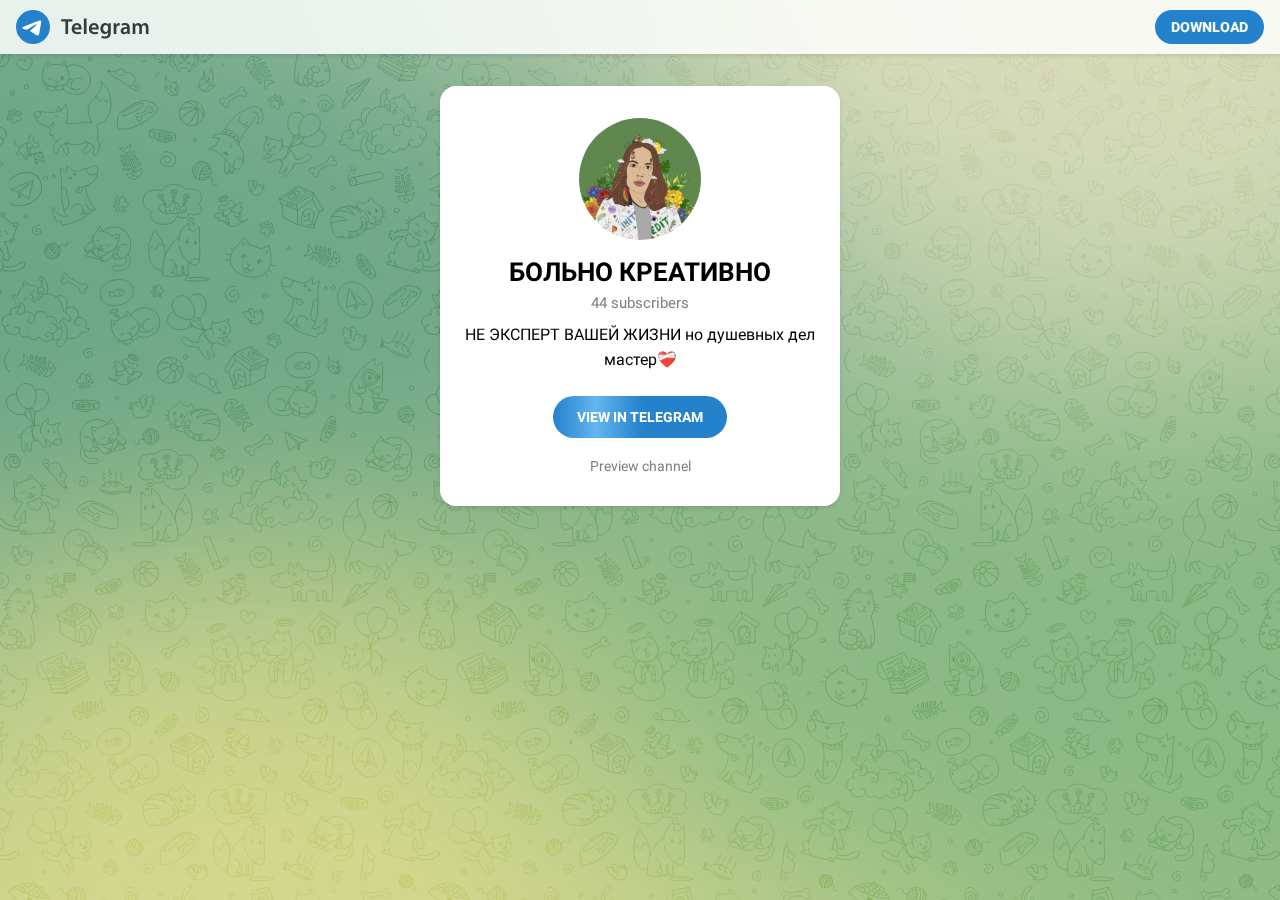
<file: viziginaistyping.html>
<!DOCTYPE html><html><head>
    <meta charset="utf-8">
    <title>Telegram: Contact @viziginaistyping</title>
    <meta name="viewport" content="width=device-width, initial-scale=1.0">
    <script>try{if(window.parent!=null&&window!=window.parent){window.parent.postMessage(JSON.stringify({eventType:'web_app_open_tg_link',eventData:{path_full:"\/viziginaistyping"}}),'https://web.telegram.org');}}catch(e){}</script>
    
<meta property="og:title" content="БОЛЬНО КРЕАТИВНО">
<meta property="og:image" content="JsZNafe8cb1gTnTNd-JA">
<meta property="og:site_name" content="Telegram">
<meta property="og:description" content="НЕ ЭКСПЕРТ ВАШЕЙ ЖИЗНИ                  но душевных дел мастер❤️‍🩹">

<meta property="twitter:title" content="БОЛЬНО КРЕАТИВНО">
<meta property="twitter:image" content="https://cdn4.cdn-telegram.org/file/[base64].jpg">
<meta property="twitter:site" content="@Telegram">

<meta property="al:ios:app_store_id" content="686449807">
<meta property="al:ios:app_name" content="Telegram Messenger">
<meta property="al:ios:url" content="tg://resolve?domain=viziginaistyping">

<meta property="al:android:url" content="tg://resolve?domain=viziginaistyping">
<meta property="al:android:app_name" content="Telegram">
<meta property="al:android:package" content="org.telegram.messenger">

<meta name="twitter:card" content="summary">
<meta name="twitter:site" content="@Telegram">
<meta name="twitter:description" content="НЕ ЭКСПЕРТ ВАШЕЙ ЖИЗНИ                  но душевных дел мастер❤️‍🩹
">
<meta name="twitter:app:name:iphone" content="Telegram Messenger">
<meta name="twitter:app:id:iphone" content="686449807">
<meta name="twitter:app:url:iphone" content="tg://resolve?domain=viziginaistyping">
<meta name="twitter:app:name:ipad" content="Telegram Messenger">
<meta name="twitter:app:id:ipad" content="686449807">
<meta name="twitter:app:url:ipad" content="tg://resolve?domain=viziginaistyping">
<meta name="twitter:app:name:googleplay" content="Telegram">
<meta name="twitter:app:id:googleplay" content="org.telegram.messenger">
<meta name="twitter:app:url:googleplay" content="https://t.me/viziginaistyping">

<meta name="apple-itunes-app" content="app-id=686449807, app-argument: tg://resolve?domain=viziginaistyping">
    <script>window.matchMedia&&window.matchMedia('(prefers-color-scheme: dark)').matches&&document.documentElement&&document.documentElement.classList&&document.documentElement.classList.add('theme_dark');</script>
    <link rel="icon" type="image/svg+xml" href="fonts/website_icon.svg">
<link rel="apple-touch-icon" sizes="180x180" href="images/apple-touch-icon.png">
<link rel="icon" type="image/png" sizes="32x32" href="images/favicon-32x32.png">
<link rel="icon" type="image/png" sizes="16x16" href="images/favicon-16x16.png">
<link rel="alternate icon" href="favicon.ico" type="image/x-icon">
    <link href="css/font-roboto.css" rel="stylesheet" type="text/css">
    <!--link href="/css/myriad.css" rel="stylesheet"-->
    <link href="css/bootstrap.min.css" rel="stylesheet">
    <link href="css/telegram.css" rel="stylesheet" media="screen">
  </head>
  <body class="no_transition">
      <div class="tgme_background_wrap">
    <canvas id="tgme_background" class="tgme_background default" width="50" height="50" data-colors="dbddbb,6ba587,d5d88d,88b884"></canvas>
    <div class="tgme_background_pattern default"></div>
  </div>
    <div class="tgme_page_wrap">
      <div class="tgme_head_wrap">
        <div class="tgme_head">
          <a href="//telegram.org/" class="tgme_head_brand">
            <svg class="tgme_logo" height="34" viewBox="0 0 133 34" width="133" xmlns="http://www.w3.org/2000/svg">
              <g fill="none" fill-rule="evenodd">
                <circle cx="17" cy="17" fill="var(--accent-btn-color)" r="17"></circle><path d="m7.06510669 16.9258959c5.22739451-2.1065178 8.71314291-3.4952633 10.45724521-4.1662364 4.9797665-1.9157646 6.0145193-2.2485535 6.6889567-2.2595423.1483363-.0024169.480005.0315855.6948461.192827.1814076.1361492.23132.3200675.2552048.4491519.0238847.1290844.0536269.4231419.0299841.65291-.2698553 2.6225356-1.4375148 8.986738-2.0315537 11.9240228-.2513602 1.2428753-.7499132 1.5088847-1.2290685 1.5496672-1.0413153.0886298-1.8284257-.4857912-2.8369905-1.0972863-1.5782048-.9568691-2.5327083-1.3984317-4.0646293-2.3321592-1.7703998-1.0790837-.212559-1.583655.7963867-2.5529189.2640459-.2536609 4.7753906-4.3097041 4.755976-4.431706-.0070494-.0442984-.1409018-.481649-.2457499-.5678447-.104848-.0861957-.2595946-.0567202-.3712641-.033278-.1582881.0332286-2.6794907 1.5745492-7.5636077 4.6239616-.715635.4545193-1.3638349.6759763-1.9445998.6643712-.64024672-.0127938-1.87182452-.334829-2.78737602-.6100966-1.12296117-.3376271-1.53748501-.4966332-1.45976769-1.0700283.04048-.2986597.32581586-.610598.8560076-.935815z" fill="#fff"></path><path d="m49.4 24v-12.562h-4.224v-2.266h11.198v2.266h-4.268v12.562zm16.094-4.598h-7.172c.066 1.936 1.562 2.772 3.3 2.772 1.254 0 2.134-.198 2.97-.484l.396 1.848c-.924.396-2.2.682-3.74.682-3.476 0-5.522-2.134-5.522-5.412 0-2.97 1.804-5.764 5.236-5.764 3.476 0 4.62 2.86 4.62 5.214 0 .506-.044.902-.088 1.144zm-7.172-1.892h4.708c.022-.99-.418-2.618-2.222-2.618-1.672 0-2.376 1.518-2.486 2.618zm9.538 6.49v-15.62h2.706v15.62zm14.84-4.598h-7.172c.066 1.936 1.562 2.772 3.3 2.772 1.254 0 2.134-.198 2.97-.484l.396 1.848c-.924.396-2.2.682-3.74.682-3.476 0-5.522-2.134-5.522-5.412 0-2.97 1.804-5.764 5.236-5.764 3.476 0 4.62 2.86 4.62 5.214 0 .506-.044.902-.088 1.144zm-7.172-1.892h4.708c.022-.99-.418-2.618-2.222-2.618-1.672 0-2.376 1.518-2.486 2.618zm19.24-1.144v6.072c0 2.244-.462 3.85-1.584 4.862-1.1.99-2.662 1.298-4.136 1.298-1.364 0-2.816-.308-3.74-.858l.594-2.046c.682.396 1.826.814 3.124.814 1.76 0 3.08-.924 3.08-3.234v-.924h-.044c-.616.946-1.694 1.584-3.124 1.584-2.662 0-4.554-2.2-4.554-5.236 0-3.52 2.288-5.654 4.862-5.654 1.65 0 2.596.792 3.102 1.672h.044l.11-1.43h2.354c-.044.726-.088 1.606-.088 3.08zm-2.706 2.948v-1.738c0-.264-.022-.506-.088-.726-.286-.99-1.056-1.738-2.2-1.738-1.518 0-2.64 1.32-2.64 3.498 0 1.826.924 3.3 2.618 3.3 1.012 0 1.892-.66 2.2-1.65.088-.264.11-.638.11-.946zm5.622 4.686v-7.26c0-1.452-.022-2.508-.088-3.454h2.332l.11 2.024h.066c.528-1.496 1.782-2.266 2.948-2.266.264 0 .418.022.638.066v2.53c-.242-.044-.484-.066-.814-.066-1.276 0-2.178.814-2.42 2.046-.044.242-.066.528-.066.814v5.566zm16.05-6.424v3.85c0 .968.044 1.914.176 2.574h-2.442l-.198-1.188h-.066c-.638.836-1.76 1.43-3.168 1.43-2.156 0-3.366-1.562-3.366-3.19 0-2.684 2.398-4.07 6.358-4.048v-.176c0-.704-.286-1.87-2.178-1.87-1.056 0-2.156.33-2.882.792l-.528-1.76c.792-.484 2.178-.946 3.872-.946 3.432 0 4.422 2.178 4.422 4.532zm-2.64 2.662v-1.474c-1.914-.022-3.74.374-3.74 2.002 0 1.056.682 1.54 1.54 1.54 1.1 0 1.87-.704 2.134-1.474.066-.198.066-.396.066-.594zm5.6 3.762v-7.524c0-1.232-.044-2.266-.088-3.19h2.31l.132 1.584h.066c.506-.836 1.474-1.826 3.3-1.826 1.408 0 2.508.792 2.97 1.98h.044c.374-.594.814-1.034 1.298-1.342.616-.418 1.298-.638 2.2-.638 1.76 0 3.564 1.21 3.564 4.642v6.314h-2.64v-5.918c0-1.782-.616-2.838-1.914-2.838-.924 0-1.606.66-1.892 1.43-.088.242-.132.594-.132.902v6.424h-2.64v-6.204c0-1.496-.594-2.552-1.848-2.552-1.012 0-1.694.792-1.958 1.518-.088.286-.132.594-.132.902v6.336z" fill="var(--tme-logo-color)" fill-rule="nonzero"></path>
              </g>
            </svg>
          </a>
          <a class="tgme_head_right_btn" href="//telegram.org/dl?tme=b9dbc7d93f18cacfb8_4205599680182922202">
            Download
          </a>
        </div>
      </div>
      <div class="tgme_body_wrap">
        <div class="tgme_page">
          <div class="tgme_page_photo">
  <a href="tg://resolve?domain=viziginaistyping"><img class="tgme_page_photo_image" src="JsZNafe8cb1gTnTNd-JA"></a>
</div>
<div class="tgme_page_title" dir="auto">
  <span dir="auto">БОЛЬНО КРЕАТИВНО</span>
</div>
<div class="tgme_page_extra">44 subscribers</div>
<div class="tgme_page_description" dir="auto">НЕ ЭКСПЕРТ ВАШЕЙ ЖИЗНИ                  но душевных дел мастер❤️‍🩹</div>
<div class="tgme_page_action">
  <a class="tgme_action_button_new shine" href="tg://resolve?domain=viziginaistyping">View in Telegram</a>
</div>
<!-- WEBOGRAM_BTN -->
<div class="tgme_page_context_link_wrap"><a class="tgme_page_context_link" href="/s/viziginaistyping">Preview channel</a></div>
<div class="tgme_page_additional">
  If you have <strong>Telegram</strong>, you can view and join <br><strong>БОЛЬНО КРЕАТИВНО</strong> right away.
</div>
        </div>
        
      </div>
    </div>

    <div id="tgme_frame_cont"></div>

    <script src="js/tgwallpaper.min.js"></script>

    <script type="text/javascript">

var protoUrl = "tg:\/\/resolve?domain=viziginaistyping";
if (false) {
  var iframeContEl = document.getElementById('tgme_frame_cont') || document.body;
  var iframeEl = document.createElement('iframe');
  iframeContEl.appendChild(iframeEl);
  var pageHidden = false;
  window.addEventListener('pagehide', function () {
    pageHidden = true;
  }, false);
  window.addEventListener('blur', function () {
    pageHidden = true;
  }, false);
  if (iframeEl !== null) {
    iframeEl.src = protoUrl;
  }
  !false && setTimeout(function() {
    if (!pageHidden) {
      window.location = protoUrl;
    }
  }, 2000);
}
else if (protoUrl) {
  setTimeout(function() {
    window.location = protoUrl;
  }, 100);
}

var tme_bg = document.getElementById('tgme_background');
if (tme_bg) {
  TWallpaper.init(tme_bg);
  TWallpaper.animate(true);
  window.onfocus = function(){ TWallpaper.update(); };
}
document.body.classList.remove('no_transition');

function toggleTheme(dark) {
  document.documentElement.classList.toggle('theme_dark', dark);
  window.Telegram && Telegram.setWidgetOptions({dark: dark});
}
if (window.matchMedia) {
  var darkMedia = window.matchMedia('(prefers-color-scheme: dark)');
  toggleTheme(darkMedia.matches);
  darkMedia.addListener(function(e) {
    toggleTheme(e.matches);
  });
}

    
    </script>
  


</body></html><!-- page generated in 8.4ms -->
</file>
<file: css/font-roboto.css>
/* cyrillic-ext */
@font-face {
  font-family: 'Roboto';
  font-style: normal;
  font-weight: 400;
  font-display: swap;
  src: url('../fonts/KFOmCnqEu92Fr1Mu72xKKTU1Kvnz.woff2') format('woff2');
  unicode-range: U+0460-052F, U+1C80-1C88, U+20B4, U+2DE0-2DFF, U+A640-A69F, U+FE2E-FE2F;
}
/* cyrillic */
@font-face {
  font-family: 'Roboto';
  font-style: normal;
  font-weight: 400;
  font-display: swap;
  src: url('../fonts/KFOmCnqEu92Fr1Mu5mxKKTU1Kvnz.woff2') format('woff2');
  unicode-range: U+0301, U+0400-045F, U+0490-0491, U+04B0-04B1, U+2116;
}
/* greek-ext */
@font-face {
  font-family: 'Roboto';
  font-style: normal;
  font-weight: 400;
  font-display: swap;
  src: url('../fonts/KFOmCnqEu92Fr1Mu7mxKKTU1Kvnz.woff2') format('woff2');
  unicode-range: U+1F00-1FFF;
}
/* greek */
@font-face {
  font-family: 'Roboto';
  font-style: normal;
  font-weight: 400;
  font-display: swap;
  src: url('../fonts/KFOmCnqEu92Fr1Mu4WxKKTU1Kvnz.woff2') format('woff2');
  unicode-range: U+0370-03FF;
}
/* vietnamese */
@font-face {
  font-family: 'Roboto';
  font-style: normal;
  font-weight: 400;
  font-display: swap;
  src: url('../fonts/KFOmCnqEu92Fr1Mu7WxKKTU1Kvnz.woff2') format('woff2');
  unicode-range: U+0102-0103, U+0110-0111, U+0128-0129, U+0168-0169, U+01A0-01A1, U+01AF-01B0, U+1EA0-1EF9, U+20AB;
}
/* latin-ext */
@font-face {
  font-family: 'Roboto';
  font-style: normal;
  font-weight: 400;
  font-display: swap;
  src: url('../fonts/KFOmCnqEu92Fr1Mu7GxKKTU1Kvnz.woff2') format('woff2');
  unicode-range: U+0100-024F, U+0259, U+1E00-1EFF, U+2020, U+20A0-20AB, U+20AD-20CF, U+2113, U+2C60-2C7F, U+A720-A7FF;
}
/* latin */
@font-face {
  font-family: 'Roboto';
  font-style: normal;
  font-weight: 400;
  font-display: swap;
  src: url('../fonts/KFOmCnqEu92Fr1Mu4mxKKTU1Kg.woff2') format('woff2');
  unicode-range: U+0000-00FF, U+0131, U+0152-0153, U+02BB-02BC, U+02C6, U+02DA, U+02DC, U+2000-206F, U+2074, U+20AC, U+2122, U+2191, U+2193, U+2212, U+2215, U+FEFF, U+FFFD;
}
/* cyrillic-ext */
@font-face {
  font-family: 'Roboto';
  font-style: normal;
  font-weight: 500;
  font-display: swap;
  src: url('../fonts/KFOlCnqEu92Fr1MmEU9fCRc4AMP6lbBP.woff2') format('woff2');
  unicode-range: U+0460-052F, U+1C80-1C88, U+20B4, U+2DE0-2DFF, U+A640-A69F, U+FE2E-FE2F;
}
/* cyrillic */
@font-face {
  font-family: 'Roboto';
  font-style: normal;
  font-weight: 500;
  font-display: swap;
  src: url('../fonts/KFOlCnqEu92Fr1MmEU9fABc4AMP6lbBP.woff2') format('woff2');
  unicode-range: U+0301, U+0400-045F, U+0490-0491, U+04B0-04B1, U+2116;
}
/* greek-ext */
@font-face {
  font-family: 'Roboto';
  font-style: normal;
  font-weight: 500;
  font-display: swap;
  src: url('../fonts/KFOlCnqEu92Fr1MmEU9fCBc4AMP6lbBP.woff2') format('woff2');
  unicode-range: U+1F00-1FFF;
}
/* greek */
@font-face {
  font-family: 'Roboto';
  font-style: normal;
  font-weight: 500;
  font-display: swap;
  src: url('../fonts/KFOlCnqEu92Fr1MmEU9fBxc4AMP6lbBP.woff2') format('woff2');
  unicode-range: U+0370-03FF;
}
/* vietnamese */
@font-face {
  font-family: 'Roboto';
  font-style: normal;
  font-weight: 500;
  font-display: swap;
  src: url('../fonts/KFOlCnqEu92Fr1MmEU9fCxc4AMP6lbBP.woff2') format('woff2');
  unicode-range: U+0102-0103, U+0110-0111, U+0128-0129, U+0168-0169, U+01A0-01A1, U+01AF-01B0, U+1EA0-1EF9, U+20AB;
}
/* latin-ext */
@font-face {
  font-family: 'Roboto';
  font-style: normal;
  font-weight: 500;
  font-display: swap;
  src: url('../fonts/KFOlCnqEu92Fr1MmEU9fChc4AMP6lbBP.woff2') format('woff2');
  unicode-range: U+0100-024F, U+0259, U+1E00-1EFF, U+2020, U+20A0-20AB, U+20AD-20CF, U+2113, U+2C60-2C7F, U+A720-A7FF;
}
/* latin */
@font-face {
  font-family: 'Roboto';
  font-style: normal;
  font-weight: 500;
  font-display: swap;
  src: url('../fonts/KFOlCnqEu92Fr1MmEU9fBBc4AMP6lQ.woff2') format('woff2');
  unicode-range: U+0000-00FF, U+0131, U+0152-0153, U+02BB-02BC, U+02C6, U+02DA, U+02DC, U+2000-206F, U+2074, U+20AC, U+2122, U+2191, U+2193, U+2212, U+2215, U+FEFF, U+FFFD;
}
/* cyrillic-ext */
@font-face {
  font-family: 'Roboto';
  font-style: normal;
  font-weight: 700;
  font-display: swap;
  src: url('../fonts/KFOlCnqEu92Fr1MmWUlfCRc4AMP6lbBP.woff2') format('woff2');
  unicode-range: U+0460-052F, U+1C80-1C88, U+20B4, U+2DE0-2DFF, U+A640-A69F, U+FE2E-FE2F;
}
/* cyrillic */
@font-face {
  font-family: 'Roboto';
  font-style: normal;
  font-weight: 700;
  font-display: swap;
  src: url('../fonts/KFOlCnqEu92Fr1MmWUlfABc4AMP6lbBP.woff2') format('woff2');
  unicode-range: U+0301, U+0400-045F, U+0490-0491, U+04B0-04B1, U+2116;
}
/* greek-ext */
@font-face {
  font-family: 'Roboto';
  font-style: normal;
  font-weight: 700;
  font-display: swap;
  src: url('../fonts/KFOlCnqEu92Fr1MmWUlfCBc4AMP6lbBP.woff2') format('woff2');
  unicode-range: U+1F00-1FFF;
}
/* greek */
@font-face {
  font-family: 'Roboto';
  font-style: normal;
  font-weight: 700;
  font-display: swap;
  src: url('../fonts/KFOlCnqEu92Fr1MmWUlfBxc4AMP6lbBP.woff2') format('woff2');
  unicode-range: U+0370-03FF;
}
/* vietnamese */
@font-face {
  font-family: 'Roboto';
  font-style: normal;
  font-weight: 700;
  font-display: swap;
  src: url('../fonts/KFOlCnqEu92Fr1MmWUlfCxc4AMP6lbBP.woff2') format('woff2');
  unicode-range: U+0102-0103, U+0110-0111, U+0128-0129, U+0168-0169, U+01A0-01A1, U+01AF-01B0, U+1EA0-1EF9, U+20AB;
}
/* latin-ext */
@font-face {
  font-family: 'Roboto';
  font-style: normal;
  font-weight: 700;
  font-display: swap;
  src: url('../fonts/KFOlCnqEu92Fr1MmWUlfChc4AMP6lbBP.woff2') format('woff2');
  unicode-range: U+0100-024F, U+0259, U+1E00-1EFF, U+2020, U+20A0-20AB, U+20AD-20CF, U+2113, U+2C60-2C7F, U+A720-A7FF;
}
/* latin */
@font-face {
  font-family: 'Roboto';
  font-style: normal;
  font-weight: 700;
  font-display: swap;
  src: url('../fonts/KFOlCnqEu92Fr1MmWUlfBBc4AMP6lQ.woff2') format('woff2');
  unicode-range: U+0000-00FF, U+0131, U+0152-0153, U+02BB-02BC, U+02C6, U+02DA, U+02DC, U+2000-206F, U+2074, U+20AC, U+2122, U+2191, U+2193, U+2212, U+2215, U+FEFF, U+FFFD;
}
</file>
<file: css/telegram.css>
body {
  font: 12px/18px "Lucida Grande", "Lucida Sans Unicode", Arial, Helvetica, Verdana, sans-serif;
  /*-webkit-font-smoothing: antialiased;*/
}
html.native_fonts body {
  font-family: -apple-system, BlinkMacSystemFont, "Segoe UI", Roboto, Helvetica, Arial, sans-serif, "Apple Color Emoji", "Segoe UI Emoji", "Segoe UI Symbol";
}
html.lang_rtl {
  direction: rtl;
}

body,
html.theme_dark body.bg_light {
  --text-color: #000;
  --second-text-color: #7d7f81;
  --accent-btn-color: #2481cc;
  --accent-color-hover: #1a8ad5;
  --body-bg: #fff;
  --box-bg: #fff;
  --box-bg-blured: rgba(255, 255, 255, .84);
  --tme-logo-color: #363b40;
  --tme-desc-color: #808080;
  --tme-table-bg-color: #fff;
  --tme-table-border-color: #e6e6e6;
  --tme-table-head-color: #f7f7f7;
  --tme-table-accent-color: #1482d1;
  --tme-table-accent-bg-color: #e5f1fa;
  --accent-link-color: #2481cc;

  --dl-link-icon: url('data:image/svg+xml,%3Csvg%20height%3D%2214%22%20viewBox%3D%220%200%2014%2014%22%20width%3D%2214%22%20xmlns%3D%22http%3A%2F%2Fwww.w3.org%2F2000%2Fsvg%22%3E%3Cpath%20d%3D%22m4.4%2010.3%203.3-3.5c0%200%200%200%200%200l-3.3-3.5%22%20fill%3D%22none%22%20stroke%3D%22%231482d1%22%20stroke-linecap%3D%22round%22%20stroke-width%3D%221.05%22%2F%3E%3C%2Fsvg%3E');
  --icon-verified: url('data:image/svg+xml,%3Csvg%20fill%3D%22none%22%20height%3D%2226%22%20viewBox%3D%220%200%2026%2026%22%20width%3D%2226%22%20xmlns%3D%22http%3A%2F%2Fwww.w3.org%2F2000%2Fsvg%22%3E%3Cpath%20d%3D%22m6%206h12v12h-12z%22%20fill%3D%22%23fff%22%2F%3E%3Cpath%20clip-rule%3D%22evenodd%22%20d%3D%22m14.38%201.51%201.82%201.82c.37.37.86.57%201.38.57h2.57c1.01%200%201.85.77%201.94%201.76l.01.19v2.57c0%20.52.21%201.01.57%201.38l1.82%201.82c.71.71.76%201.84.13%202.61l-.13.15-1.82%201.82c-.37.37-.57.86-.57%201.38v2.57c0%201.01-.77%201.85-1.76%201.94l-.19.01h-2.57c-.52%200-1.01.21-1.38.57l-1.82%201.82c-.71.71-1.84.76-2.61.13l-.15-.13-1.82-1.82c-.37-.37-.86-.57-1.38-.57h-2.57c-1.01%200-1.85-.77-1.94-1.76l-.01-.19v-2.57c0-.52-.21-1.01-.57-1.38l-1.82-1.82c-.71-.71-.76-1.84-.13-2.61l.13-.15%201.82-1.82c.37-.37.57-.86.57-1.38v-2.57c0-1.08.87-1.95%201.95-1.95h2.57c.52%200%201.01-.21%201.38-.57l1.82-1.82c.76-.76%202-.76%202.76%200zm3.2%208.05c-.43-.34-1.03-.31-1.42.06l-.1.11-4.45%205.56-1.75-1.75-.11-.1c-.42-.32-1.03-.29-1.42.1s-.42.99-.1%201.42l.1.11%202.6%202.6.11.1c.42.32%201.02.29%201.4-.08l.1-.11%205.2-6.5.08-.12c.27-.46.17-1.05-.25-1.4z%22%20fill%3D%22%231c93e3%22%20fill-rule%3D%22evenodd%22%2F%3E%3C%2Fsvg%3E');
}

html.theme_dark body,
html body.bg_dark {
  --text-color: #fff;
  --accent-btn-color: #1c93e3;
  --body-bg: #000;
  --box-bg: #1e1e1e;
  --box-bg-blured: rgba(34, 34, 34, .84);
  --tme-logo-color: #fff;
  --tme-desc-color: #84888C;
  --tme-table-bg-color: #212429;
  --tme-table-border-color: #33373d;
  --tme-table-head-color: #262a2e;
  --tme-table-accent-color: #30aafd;
  --tme-table-accent-bg-color: #23313e;
  --accent-link-color: #3ca1eb;

  --dl-link-icon: url('data:image/svg+xml,%3Csvg%20height%3D%2214%22%20viewBox%3D%220%200%2014%2014%22%20width%3D%2214%22%20xmlns%3D%22http%3A%2F%2Fwww.w3.org%2F2000%2Fsvg%22%3E%3Cpath%20d%3D%22m4.4%2010.3%203.3-3.5c0%200%200%200%200%200l-3.3-3.5%22%20fill%3D%22none%22%20stroke%3D%22%2330aafd%22%20stroke-linecap%3D%22round%22%20stroke-width%3D%221.05%22%2F%3E%3C%2Fsvg%3E');
}
body {
  background: var(--body-bg);
}

.no_transition,
.no_transition * {
  transition: none !important;
}

a,
a:hover {
  color: #0088cc;
}
a:focus {
  text-decoration: none;
}
a:hover {
  text-decoration: underline;
}

.container {
  margin-right: auto;
  margin-left: auto;
  padding-left: 15px;
  padding-right: 15px;
}
@media (min-width: 768px) {
  .container {
    width: 750px;
  }
}
@media (min-width: 992px) {
  .container {
    width: 970px;
  }
}
@media (min-width: 1200px) {
  .container {
    width: 1170px;
  }
}
.container-fluid {
  margin-right: auto;
  margin-left: auto;
  padding-left: 15px;
  padding-right: 15px;
}
.row {
  margin-left: -15px;
  margin-right: -15px;
}

.container:before {
  content: " ";
  display: table;
}
.container:after {
  content: " ";
  display: table;
  clear: both;
}

@media (min-width: 1px) {
  .lang_rtl .navbar-nav,
  .lang_rtl .navbar-nav > li {
    float: right;
  }
  .lang_rtl .navbar-right {
    float: left !important;
  }
}

.tl_page_head,
.dev_page_head {
  position: fixed;
  top: 0;
  left: 0;
  right: 0;
  background: #fff;
  margin-bottom: 0;
}
@supports(-webkit-backdrop-filter: blur(0px)) {
  .tl_page_head,
  .dev_page_head {
    background: rgba(255, 255, 255, .84);
    -webkit-backdrop-filter: blur(25px);
  }
}
@supports(backdrop-filter: blur(0px)) {
  .tl_page_head,
  .dev_page_head {
    background: rgba(255, 255, 255, .84);
    backdrop-filter: blur(25px);
  }
}
.navbar-tg .navbar-inner {
  box-shadow: none;
  -webkit-box-shadow: none;
  border-bottom: 1px solid #e8e8e8;
}
.navbar-tg .nav a {
  color: #0088cc;
}
.navbar-tg .nav a:hover,
.navbar-tg .nav .active a {
  color: #0088cc;
}
.navbar-tg .nav > .active > a,
.navbar-tg .nav > .open > a,
.navbar-tg .nav > li > a:hover {
  position: relative;
}
.navbar-tg .nav > li > a:after {
  display: block;
  height: 3px;
  background: #179cde;
  position: absolute;
  border-radius: 2px 2px 0 0;
  content: "";
  left: 4px;
  right: 4px;
  opacity: 0;
  bottom: -1px;
  -webkit-transition: opacity .2s ease-in-out, transform .2s ease-in-out;
  -moz-transition: opacity .2s ease-in-out, transform .2s ease-in-out;
  -ms-transition: opacity .2s ease-in-out, transform .2s ease-in-out;

  transform-origin: bottom;
  transform: scaleX(0.3) scaleY(0);

}
.navbar-tg .nav > .active > a:after,
.navbar-tg .nav > .open > a:after,
.navbar-tg .nav > li > a:hover:after {
  opacity: 1;
  transform: scaleX(1.0) scaleY(1.0);
}
.navbar-tg .nav > li > a,
.navbar-tg .nav > li > a:hover,
.navbar-tg .nav > li > a:focus {
  background-color: transparent;
}

.nav {
  color: #a2a2a2;
  font-size: 15px;
  padding-left: 0;
  padding-right: 0;
}


.caret {
  display: inline-block;
  background: url(../images/dropdown_1x.png) -2px -5px no-repeat;
  border: 0;
  width: 14px;
  height: 6px;
  margin-left: 2px;
  vertical-align: middle;
}


.nav-pills > li > a {
  font-size: 15px;
  padding: 8px 17px;
  border-radius: 0;
}

.nav > li > a:hover,
.nav > li > a:focus {
  background-color: #f0f6fa;
  text-decoration: none;
}

.nav .open > a,
.nav .open > a:hover,
.nav .open > a:focus,
.nav-pills > li.active > a,
.nav-pills > li.active > a:hover,
.nav-pills > li.active > a:focus {
  box-shadow: none;
  background-color: #1e98d4;
  color: #FFF;
  border: 0;
}

.nav .open > a .caret,
.nav .open > a:hover .caret,
.nav .open > a:focus .caret {
  background-position: -2px -15px;
}

.dropdown-menu {
  min-width: 177px;
  padding: 0;
  margin: 7px 0 0 0;
  list-style: none;
  font-size: 13px;
  text-align: left;
  background-color: #fff;
  border-radius: 0;
  border: 1px solid rgba(29,92,123,0.3);
  box-shadow: 0 1px 1px rgba(20,60,83,0.1);
  -webkit-box-shadow: 0 1px 1px rgba(20,60,83,0.1);
}
.dropdown-menu > li > a {
  padding: 8px 18px;
  margin: 0 -1px;
  color: #08c;
}
.dropdown-menu > li > a:first-child {
  margin-top: -1px;
  padding-top: 9px;
}
.dropdown-menu > li > a:last-child {
  margin-bottom: -1px;
  padding-bottom: 9px;
}
.dropdown-menu > li > a:hover,
.dropdown-menu > li > a:focus,
.dropdown-menu > li.active > a {
  text-decoration: none;
  color: #FFF;
  background-color: #1e98d4;
}

#dev_page_content > ul:not(.nav),
#dev_page_content ul.bulleted,
#dev_page_content > ul:not(.nav) ul:not(.nav),
#dev_page_content > ol:not(.nav) ul:not(.nav),
#dev_page_content ul.bulleted ul.bulleted {
  list-style-type: none;
  padding-left: 10px;
}
.is_rtl #dev_page_content > ul:not(.nav),
.is_rtl #dev_page_content ul.bulleted,
.is_rtl #dev_page_content > ul:not(.nav) ul:not(.nav),
.is_rtl #dev_page_content > ol:not(.nav) ul:not(.nav),
.is_rtl #dev_page_content ul.bulleted ul.bulleted {
  padding-right: 10px;
  padding-left: 0;
}
#dev_page_content > ol {
  padding-left: 25px;
}
#dev_page_content > ol > li {
  padding-left: 5px;
}


#dev_page_content > ul:not(.nav) li,
#dev_page_content > ol:not(.nav) ul:not(.nav) li,
#dev_page_content ul.bulleted li {
  background-image: url(../images/bullet.png);
  background-repeat: no-repeat;
  background-position: 0px 8px;
  padding-left: 20px;
}

.is_rtl #dev_page_content > ul:not(.nav) li,
.is_rtl #dev_page_content > ol:not(.nav) ul:not(.nav) li,
.is_rtl #dev_page_content ul.bulleted li {
  background-position: 100% 8px;
  padding-left: 0;
  padding-right: 20px;
}



.breadcrumb > li {
  text-shadow: none;
}
.breadcrumb > li > .divider {
  color: #c1d3e4;
}

pre, code {
  border: 0;
}
pre {
  font-size: 13px;
  color: #546172;
  background: #ecf3f8;
  border-radius: 0;
}
code {
  background: #feeae4;
  color: #c61717;
  padding: 3px 5px;
  border-radius: 0;
}
blockquote {
  border-left-color: #179cde;
}
blockquote p {
  font-size: 14px;
  font-weight: normal;
  line-height: 20px;
  margin-bottom: 10px;
}
ul ul, ol ul, ul ol, ol ol {
  margin-bottom: 8.5px;
}
.table td, .table th {
  border-top-color: #eee;
}
h1, h2, h3, h4, h5, h6 {
  font-weight: bold;
  margin: 20px 0 10px 0;
  position: relative;
}
h1 {
  font-size: 20px;
  margin-top: 32px;
  margin-bottom: 12px;
}
h2 {
  font-size: 20px;
  margin-top: 32px;
  margin-bottom: 12px;
}
h3 {
  font-size: 20px;
  margin-top: 32px;
  margin-bottom: 10px;
}
h4 {
  font-size: 16px;
  margin-top: 29px;
  margin-bottom: 7px;
}
h5 {
  font-size: 16px;
  margin-top: 29px;
  margin-bottom: 7px;
}

mark {
  padding: .2em .4em;
}

a.btn,
button.btn {
  border-radius: 0;
}

.form-control {
  border-radius: 0;
  box-shadow: none;
}


a.anchor {
  text-decoration: none;
  line-height: 1;
  margin-left: -22px;

  cursor: default;
  display: block;
  position: absolute;
  top: 0;
  left: 0;
  bottom: 0;

  border-top: 60px solid transparent;
  margin-top: -60px;
  -webkit-background-clip:padding-box;
  -moz-background-clip:padding;
  background-clip:padding-box;
  outline: 0;
}
.is_rtl a.anchor {
  margin-right: -22px;
  margin-left: 0;
}

a.anchor i.anchor-icon {
  display: inline-block;
  width: 18px;
  height: 20px;
  margin-top: 2px;
  line-height: 14px;
  vertical-align: text-top;
  background: url(../images/link-icon.png) 0 0 no-repeat;
  background-size: 17px 18px;
  opacity: 0;

  cursor: pointer;
  padding: 0;
  position: relative;
  z-index: 10;

  -webkit-transition: opacity .15s ease-in-out;
  -moz-transition: opacity .15s ease-in-out;
  -ms-transition: opacity .15s ease-in-out;
  -o-transition: opacity .15s ease-in-out;
  transition: opacity .15s ease-in-out;
}

h1 a.anchor i.anchor-icon {margin-top: 2px;}
h2 a.anchor i.anchor-icon {margin-top: 2px;}
h3 a.anchor i.anchor-icon {margin-top: 2px;}
h4 a.anchor i.anchor-icon {margin-top: 0px;}


h1:hover a.anchor i.anchor-icon,
h2:hover a.anchor i.anchor-icon,
h3:hover a.anchor i.anchor-icon,
h4:hover a.anchor i.anchor-icon,
h5:hover a.anchor i.anchor-icon,
h6:hover a.anchor i.anchor-icon {
  opacity: 0.6;
}
i.anchor-icon:hover {
  opacity: 1 !important;
}

.breadcrumb {
  background-color: #ecf3fa;
}
.breadcrumb {
  white-space: nowrap;
  text-overflow: ellipsis;
  overflow: hidden;
}
.breadcrumb li {
  display: inline-block;
  float: none;
  white-space: nowrap;
  text-overflow: ellipsis;
}
.breadcrumb > li + li:before {
  padding: 0;
  content: "";
}
.icon-breadcrumb-divider {
  display: inline-block;
  background: url(../images/breadcrumb_divider_1x.png) 0 50% no-repeat;
  width: 5px;
  height: 18px;
  line-height: 18px;
  margin: 0 8px;
  vertical-align: top;
}

.slightly-pull-right {
  float: right;
}
.slightly-pull-left {
  float: left;
}


.back_to_top_wrap {
  display: block;
  pointer-events: none;
  cursor: default;
  position: fixed;
  left: 0;
  top: 50px;
  bottom: 0;
  outline: none;
  box-shadow: none;
  opacity: 0;
  /*display: none;*/
  transition: opacity ease-in-out 0.2s;
  -webkit-transition: opacity ease-in-out 0.2s;
  direction: ltr;
}
.back_to_top_wrap.is_rtl {
  left: auto;
  right: 0;
  direction: rtl;
}
.back_to_top_wrap.back_to_top_shown {
  cursor: pointer;
  pointer-events: all;
  /*display: block;*/
  opacity: 1;
}
.back_to_top_wrap:hover {
  text-decoration: none;
}
.back_to_top {
  font-size: 15px;
  width: 120px;
  text-align: center;
  padding: 18px 15px 18px 7px;
  transition: background ease-in-out 0.2s;
  -webkit-transition: background ease-in-out 0.2s;
}
.back_to_top_wrap:hover .back_to_top {
  background: #ecf3f8;
  background: rgba(174, 198, 215, 0.2);
}
.icon-to-top {
  display: inline-block;
  background: url(../images/back_to_top_1x.png) 0 50% no-repeat;
  width: 16px;
  height: 7px;
  margin-right: 12px;
  margin-top: 7px;
  vertical-align: text-top;
}
.back_to_top_wrap.is_rtl .icon-to-top {
  margin-left: 12px;
  margin-right: 0;
}


.navbar-tg .navbar-twitter a {
  padding-top: 14.5px;
  padding-bottom: 14.5px;
}

.tl_page_container,
.dev_page {
  margin-top: 50px;
}
.tl_main_page_container {
  padding: 0;
}

.tl_main_wrap {
  margin-top: 17px;
}
.tl_main_wrap h3 {
  color: #222222;
  font-size: 23px;
  font-weight: 500;
}
.tl_main_award {
  width: 100px;
  height: 100px;
  display: block;
  background: url(../images/SiteAward.gif) 0 0 no-repeat;
  margin: 2px;
}
.tl_main_card_animated {
  width: 160px;
  margin: 0 auto;
}
.tl_main_card_animated div {
  padding-top: 100%;
}

.no_access_wrap {
  color: #999;
  padding: 100px 40px;
  text-align: center;
  font-size: 18px;
}

.side_blog_wrap {
  background: #ecf3fa;
  padding: 15px 20px 20px;
  font-size: 12px;
  width: 200px;
}
.tl_blog_side_blog .side_blog_wrap {
  width: 180px;
}
.side_blog_header {
  display: block;
  color: #0088cc;
  font-weight: bold;
  font-size: 16px;
  margin-bottom: 15px;
}
a.side_blog_entry {
  display: block;
  margin-top: 10px;
}
a.side_blog_entry:hover {
  text-decoration: none;
}
.side_blog_date {
  color: #000;
  font-weight: bold;
}
.side_blog_title {
  color: #0088cc;
}
a.side_blog_entry:hover .side_blog_title {
  text-decoration: underline;
}
.side_tour_entry .side_blog_title {
  font-size: 14px;
}

.tl_main_bottom_blog,
.tl_blog_bottom_blog {
  display: none;
}
.tl_main_side_blog {
  position: relative;
}
.tl_main_side_blog .side_blog_wrap {
  position: absolute;
  margin-top: 20px;
  right: 137px;
}
.lang_rtl .tl_main_side_blog .side_blog_wrap {
  left: 137px;
  right: auto;
}
.tl_main_bottom_blog {
  margin: 0px 15px 20px;
}
.side_blog_wrap {
  background: none;
  padding: 5px 17px 5px 0;
  margin: 0 0 17px 26px;
  display: flex;
  flex-wrap: nowrap;
  flex-direction: row;
  justify-content: start;
  align-items: stretch;
  align-content: start
}
.tl_blog_bottom_blog .side_blog_wrap {
  margin: 0 0 0 10px;
}
.tl_blog_side_blog {
  position: relative;
}
.tl_blog_side_blog .side_blog_wrap {
  position: absolute;
  margin-top: 50px;
  right: -200px;
}
.lang_rtl .tl_blog_side_blog .side_blog_wrap {
  left: -200px;
  right: auto;
}
.side_blog_wrap:before {
  content: ' ';
  display: block;
  width: 5px;
  background: #179cde;
  border-radius: 5px;
  overflow: hidden;
  flex: 0 0 auto;
  margin: 0 17px 0 0;
}
.lang_rtl .side_blog_wrap:before {
  margin: 0 0 0 17px;
}



.tl_main_logo_wrap {
  max-width: 400px;
  margin: 0 auto;
  padding: 20px 0 20px;
}
a.tl_main_logo {
  display: block;
  line-height: 0;
  text-decoration: none !important;
}
svg.tl_main_logo,
image.tl_main_logo,
img.tl_main_logo {
  display: block;
  width: 128px;
  height: 128px;
  margin: 0 auto;
}
div.tl_main_logo {
  display: block;
  width: 144px;
  height: 144px;
  margin: -8px auto;
  animation: 500ms steps(30) both;
  background-repeat: no-repeat;
  background-size: cover;
}
div.tl_main_logo.play {
  animation-name: t-logo-play;
}
@-webkit-keyframes t-logo-play {
  from { background-position: 0% 0%; }
  to   { background-position: 100% 0%; }
}
@keyframes t-logo-play {
  from { background-position: 0% 0%; }
  to   { background-position: 100% 0%; }
}

.tl_main_logo_title,
.tl_main_logo_title:hover {
  font-size: 34px;
  color: #222222;
  text-align: center;
  margin-top: 18px;
  margin-bottom: 6px;
  font-weight: normal;
  letter-spacing: -2px;
}
.tl_main_logo_title_image {
  display: block;
  width: 144px;
  height: 36px;
  margin: 18px auto 6px;
}
.tl_main_logo_lead {
  font-size: 20px;
  line-height: 148%;
  max-width: 285px;
  margin: 0 auto;
  color: #8c8c8c;
  text-align: center;
  padding: 1px 0 10px;

  font-family: "HelveticaNeue-Light", "Helvetica Neue Light", "Helvetica Light", Helvetica, Arial , Verdana, sans-serif;
  font-weight: 300;
}


.tl_main_head_download {
  margin: 6px auto 35px;
  max-width: 798px;
  text-align: center;
}
.tl_main_download_btn {
  display: inline-block;
  color: #FFF;
  font-size: 16px;
  background: #a19481;
  border-radius: 4px;
  padding: 10px 15px;
  line-height: 35px;
  overflow: hidden;
  width: 220px;
  margin: 5px 8px;
  text-align: center;
}
.tl_main_download_btn:hover {
  background-color: #a99d8b;
  color: #FFF;
  text-decoration: none;
}
.tl_main_download_btn:active {
  background-color: #998e7e;
}

.tl_main_download_mobile {
  text-align: center;
  max-width: 1028px;
  margin: 0 auto;
}
.tl_main_download_link {
  text-align: center;
  display: inline-block;
  height: 300px;
  padding-top: 262px;
  padding-bottom: 20px;
  margin: 40px 0;
  font-size: 15px;
  max-width: 100%;
  position: relative;
}
a.tl_main_download_link:hover {
  text-decoration: none;
}
a.tl_main_download_link:after {
  display: block;
  height: 3px;
  background: #179cde;
  position: absolute;
  border-radius: 2px;
  content: "";
  left: 4px;
  right: 4px;
  opacity: 0;
  bottom: -1px;
  -webkit-transition: opacity .2s ease-in-out, transform .2s ease-in-out;
  -moz-transition: opacity .2s ease-in-out, transform .2s ease-in-out;
  -ms-transition: opacity .2s ease-in-out, transform .2s ease-in-out;

  transform-origin: bottom;
  transform: scaleX(0.3) scaleY(0);
}
a.tl_main_download_link:hover:after {
  opacity: 1;
  transform: scaleX(1.0) scaleY(1.0);
}

.tl_main_download_link_android {
  width: 28.210116857923%;
  min-width: 245px;
}
.tl_main_download_link_ios {
  width: 42.9961%;
  min-width: 350px;
}
.tl_main_download_link_tdesktop {
  display: none;
  min-width: 320px;
  background: url(../images/SiteTDesktop.jpg) 50% 0 no-repeat;
}

.tl_main_download_image__ios,
.tl_main_download_image__android {
  display: block;
  position: absolute;
  top: 50%;
  left: 50%;
  transform-origin: 50% 50%;
  opacity: 1.0;
  pointer-events: none;
  -webkit-transition: opacity .1s ease-in-out;
  -moz-transition: opacity .1s ease-in-out;
  -ms-transition: opacity .1s ease-in-out;
  padding: 0;
  border: 0;
}
.tl_main_download_image__ios {
  margin: -150px 0 0 -152px;
  width: 304px;
  height: 240px;
  background: url(../images/SiteiOS.jpg) 50% 0 no-repeat;
}
.tl_main_download_image__android {
  margin: -150px 0 0 -152px;
  width: 304px;
  height: 240px;
  background: url(../images/SiteAndroid.jpg) 50% 0 no-repeat;
}

.tl_main_video_player {
  display: block;
  position: absolute;
  top: 50%;
  left: 50%;
  transform-origin: 50% 50%;
  opacity: 0;
  pointer-events: none;
  -webkit-transition: opacity .1s ease-in-out;
  -moz-transition: opacity .1s ease-in-out;
  -ms-transition: opacity .1s ease-in-out;
  padding: 0;
  border: 0;
}
.tl_main_video_player.video__init_retina {
  display: none;
}
.tl_main_video_player__android {
  margin: -150px 0 0 -96px;
  width: 192px;
  height: 240px;
}
.tl_main_video_player__ios {
  margin: -150px 0 0 -152px;
  width: 304px;
  height: 240px;
}
.video_play .tl_main_video_player {
  opacity: 1;
}




.tl_main_download_more_btn {
  margin-bottom: 0;
  font-weight: normal;
  text-align: center;
  vertical-align: middle;
  cursor: pointer;
  background-image: none;
  border: 0;
  white-space: nowrap;
  padding: 10px 16px;
  font-size: 15px;
  line-height: 1.33;
  -webkit-user-select: none;
  -moz-user-select: none;
  -ms-user-select: none;
  user-select: none;
  color: #ffffff;
  background-color: #318fd3;
  margin-top: 5px;
  display: none;
  border-radius: 3px;
}
.tl_main_download_more_btn:hover {
  color: #FFF;
}
.icon-arrow-more {
  display: inline-block;
  vertical-align: baseline;
  width: 6px;
  height: 11px;
  background: url(../images/tl_arrow.png) 0 0 no-repeat;
  margin-left: 10px;
}

.tl_main_download_desktop_header {
  text-align: center;
}
.tl_main_download_desktop_wrap1 {
  height: 291px;
  overflow: hidden;
}
.tl_main_download_desktop_wrap {
  position: absolute;
  left: 0;
  right: 0;
}
.tl_main_download_desktop {
  position: absolute;
  left: 0;
  right: 0;
  min-width: 804px;
  background: url(../images/SiteDesktop.jpg) 50% 19px no-repeat;
  /*overflow: hidden;*/
}



.tl_main_download_desktop_links {
  width: 595px;
  margin: 0 auto;
}
.tl_main_download_desktop_link {
  text-align: center;
  display: inline-block;
  padding: 270px 0 20px;
  font-size: 15px;
  vertical-align: top;
  -webkit-transition: box-shadow .2s ease-in-out;
  -moz-transition: box-shadow .2s ease-in-out;
  -ms-transition: box-shadow .2s ease-in-out;
  position: relative;
  float: left;
}
.tl_main_download_desktop_link:hover {
  text-decoration: none;
}
a.tl_main_download_desktop_link:hover {
  text-decoration: none;
}
a.tl_main_download_desktop_link:after {
  display: block;
  height: 3px;
  background: #179cde;
  position: absolute;
  border-radius: 2px;
  content: "";
  left: 4px;
  right: 4px;
  opacity: 0;
  bottom: -1px;
  -webkit-transition: opacity .2s ease-in-out, transform .2s ease-in-out;
  -moz-transition: opacity .2s ease-in-out, transform .2s ease-in-out;
  -ms-transition: opacity .2s ease-in-out, transform .2s ease-in-out;

  transform-origin: bottom;
  transform: scaleX(0.3) scaleY(0);
}
a.tl_main_download_desktop_link:hover:after {
  opacity: 1;
  transform: scaleX(1.0) scaleY(1.0);
}
.tl_main_download_link_td {
  width: 52%;
  padding-left: 20px;
  padding-right: 20px;
}
.tl_main_download_link_osx {
  width: 48%;
}
.tl_main_body {
  margin-top: 40px;
  padding-top: 5px;
}
.tl_main_body_header {
  text-align: center;
  margin-top: 0;
  padding-top: 20px;
}

.icon-android,
.icon-ios {
  display: inline-block;
  vertical-align: text-top;
  width: 25px;
  height: 27px;
  background: 0 0 no-repeat;
  margin-right: 10px;
  margin-top: -6px;
}
.lang_rtl .icon-android,
.lang_rtl .icon-ios {
  margin-right: 0;
  margin-left: 10px;
}

.icon-ios {
  background-image: url(../fonts/SiteIconApple.svg);
}
.icon-android {
  background-image: url(../fonts/SiteIconAndroid.svg);
}

.icon {
  display: inline-block;
}
.icon-twitter {
  width: 21px;
  height: 17px;
  vertical-align: text-top;
  background: url(../images/twitter.png) 0 0 no-repeat;
  opacity: 0.9;
}
a:hover .icon-twitter {
  opacity: 0.99;
}

.app-icon {
  display: inline-block;
  width: 30px;
  height: 30px;
  line-height: 30px;
  margin-right: 7px;
  vertical-align: -9px;
  background: no-repeat left;
  background-size: cover;
}
.is_rtl .app-icon {
  margin-right: 0;
  margin-left: 7px;
}
.app-icon-android {
  background-image: url(../fonts/app_icon_android.svg);
}
.app-icon-ios {
  background-image: url(../fonts/app_icon_ios.svg);
}
.app-icon-macos {
  background-image: url(../fonts/app_icon_macos.svg);
}
.app-icon-desktop {
  background-image: url(../fonts/app_icon_desktop.svg);
}
.app-icon-webk {
  background-image: url(../fonts/app_icon_webk.svg);
}
.app-icon-webz {
  background-image: url(../fonts/app_icon_webz.svg);
}
.app-icon-weba {
  background-image: url(../fonts/app_icon_weba.svg);
}


.tl_main_cards {
  max-width: 950px;
  margin: 18px auto 0;
  padding: 0;
  display: flex;
  flex-wrap: wrap;
  justify-content: center;
}
.tl_main_card_cell {
  position: relative;
  min-height: 1px;
  padding-left: 15px;
  padding-right: 15px;
  flex: 0 1 auto;
  width: 100%;
}
@media (min-width: 768px) {
  .tl_main_card_cell {
    width: 50%;
  }
}
@media (min-width: 992px) {
  .tl_main_card_cell {
    width: 33.33333%;
  }
}

.tl_main_card_wrap {
  max-width: 260px;
  margin: 0 auto;
  padding: 20px 0 9px;
}
.tl_main_card {
  background: url(../images/tl_card_fast.gif) 0 0 no-repeat;
  background-size: 160px 160px;
  width: 160px;
  height: 160px;
  margin: 0 auto;
}

.tl_main_card_fast {
  background-image: url(../images/tl_card_fast.gif);
}
.tl_main_card_powerful {
  background-image: url(../images/tl_card_powerful.gif);
}
.tl_main_card_free {
  background-image: url(../images/tl_card_free.gif);
}
.tl_main_card_secure {
  background-image: url(../images/tl_card_secure.gif);
}
.tl_main_card_cloud {
  background-image: url(../images/tl_card_cloud.gif);
}
.tl_main_card_private {
  background-image: url(../images/tl_card_private.gif);
}
.tl_main_card_decentralized {
  background-image: url(../images/tl_card_decentralized.gif);
}
.tl_main_card_open {
  background-image: url(../images/tl_card_open.gif);
}
.tl_main_card_wecandoit {
  background-image: url(../images/tl_card_wecandoit.gif);
}

.tl_main_card_connect {
  background-image: url(../images/tl_card_connect.gif);
}
.tl_main_card_coordinate {
  background-image: url(../images/tl_card_coordinate.gif);
}
.tl_main_card_synchronize {
  background-image: url(../images/tl_card_synchronize.gif);
}
.tl_main_card_build {
  background-image: url(../images/tl_card_build.gif);
}
.tl_main_card_encrypt {
  background-image: url(../images/tl_card_encrypt.gif);
}
.tl_main_card_send {
  background-image: url(../images/tl_card_send.gif);
}
.tl_main_card_process {
  background-image: url(../images/tl_card_process.gif);
}
.tl_main_card_destruct {
  background-image: url(../images/tl_card_destruct.gif);
}
.tl_main_card_store {
  background-image: url(../images/tl_card_store.gif);
}

h3.tl_main_card_header {
  color: #a19679;
  text-align: center;
  margin: 15px 0 6px;
  font-size: 26px;
  font-weight: normal;
  letter-spacing: -1px;
}
.tl_main_cards_animated_wrap h3.tl_main_body_header {
  padding: 0 10px;
}
.tl_main_cards_animated_wrap h3.tl_main_card_header {
  color: #0088cc;
}
.tl_main_cards_animated_wrap {
  padding-bottom: 20px;
}

.tl_main_card_lead {
  font-size: 15px;
  line-height: 158%;
  text-align: center;
}

.tl_main_share {
  margin: 24px auto 40px;
  /*padding-bottom: 30px;*/
  max-width: 330px;
  text-align: center;
}
.lang_rtl .tl_main_share {
  max-width: none;
}
.tl_main_noshare {
  height: 50px;
}
.tl_main_twitter_widget_wrap {
  /*float: left;*/
  display: inline-block;
}
.tl_main_facebook_widget_wrap {
  /*float: left;*/
  margin-right: 20px;
  display: inline-block;
}
.fb_iframe_widget span {
  vertical-align: baseline !important;
}

.tl_blog_comments_widget {
  margin: 0 -8px 40px;
}
.tl_blog_comments_widget iframe {
  max-width: 100%;
}

.tl_main_gplus_widget_wrap {
  /*float: left;*/
  display: inline-block;
}

.tl_twitter_share_btn {
  display: inline-block;
  border-radius: 16px;
  background-color: #54a9eb;
  cursor: pointer;
  margin-right: 15px;
  padding: 7px 17px;
  color:#FFF;
  font-weight: bold;
}
.lang_rtl .tl_twitter_share_btn {
  margin-right: 0;
  margin-left: 15px;
}
.tl_twitter_share_btn:hover,
.tl_twitter_share_btn:active,
.tl_twitter_share_btn:focus {
  text-decoration: none;
  color: #FFF;
  outline: none;
}
.tl_twitter_share_cnt {
  display: none;
  color: #c4e3fb;
}

.tl_blog_list_page_wrap {
  max-width: 800px;
  margin: 0 auto;
}
.tl_blog_list_page_wrap.tl_main_recent_news_wrap {
  margin-top: 22px;
  margin-bottom: 20px;
}
.tl_main_recent_news_header {
  font-size: 16px;
  font-weight: bold;
  text-align: center;
  margin-top: 42px;
}
.tlb_other_news_wrap .tl_main_recent_news_header {
  margin-top: 22px;
  font-size: 18px;
}
.tl_main_wrap .tl_main_recent_news_header {
  margin-top: 66px;
}
.tl_main_download_mobile + .tl_main_recent_news_wrap .tl_main_recent_news_header,
.tl_main_download_mobile + .tl_main_recent_news_wrap {
  margin-top: 12px;
}
.dev_blog_card_link_wrap:nth-child(odd) {
  clear: left;
}
.dev_blog_card_link_wrap {
  display: block;
  max-width: 50%;
  float: left;
  padding: 15px 10px;
}
@media (max-width: 640px) {
  .dev_blog_card_link_wrap {
    max-width: 100%;
  }
}
@media (min-width: 801px) {
  .tl_main_recent_news_cards {
    margin: 0 -15px;
  }
}
.tlb_blog_page .dev_blog_card_link_wrap {
  padding: 15px 0;
}
a.dev_blog_card_link_wrap:hover,
a.dev_blog_card_link_wrap:active,
a.dev_blog_card_link_wrap:focus {
  text-decoration: none;
}
.dev_blog_card_image {
  display: block;
  max-width: 100%;
  height: auto;
  max-height: 220px;
  margin: 0 auto;
  -webkit-transition: opacity .2s ease-in-out;
  -moz-transition: opacity .2s ease-in-out;
  -ms-transition: opacity .2s ease-in-out;
  opacity: 1;
}
.preload .dev_blog_card_image {
  height: 220px;
  max-height: initial;
}
a:hover .dev_blog_card_image {
  opacity: 0.9;
}
.dev_blog_card_title {
  margin: 12px 0 2px;
  padding: 0 15px;
  font-size: 16px;
  line-height: 160%;
}
a.dev_blog_card_link_wrap:hover .dev_blog_card_title {
  text-decoration: underline;
}
.dev_blog_card_lead {
  color: #333;
  font-size: 14px;
  line-height: 160%;
  padding: 0 15px;
}
.dev_blog_card_date {
  margin-top: 4px;
  font-size: 14px;
  color: #888;
  padding: 0 15px;
}
.tlb_blog_page .dev_blog_card_title,
.tlb_blog_page .dev_blog_card_lead,
.tlb_blog_page .dev_blog_card_date {
  padding: 0 5px;
}
.pager_wrap {
  margin-top: 40px;
  clear: both;
}


.footer_wrap {
  border-top: 1px solid #e8e8e8;
  max-width: 925px;
  margin: 10px auto 0;
  padding: 28px 0 34px;
}
.footer_columns_wrap {
  display: -ms-flexbox;
  display: -webkit-flex;
  display: flex;
  -webkit-flex-direction: row;
  -ms-flex-direction: row;
  flex-direction: row;
  -webkit-flex-wrap: nowrap;
  -ms-flex-wrap: nowrap;
  flex-wrap: nowrap;
  -webkit-justify-content: space-between;
  -ms-flex-pack: justify;
  justify-content: space-between;
  -webkit-align-content: stretch;
  -ms-flex-line-pack: stretch;
  align-content: stretch;
  -webkit-align-items: stretch;
  -ms-flex-align: stretch;
  align-items: stretch;

  margin: 0 auto;
  max-width: 800px;
  padding-left: 0;
}
.footer_mobile {
  display: none;
}
.footer_column {
  flex: 0 1 auto;
  align-self: auto;
}
.footer_column_telegram {
  flex: 0 1 210px;
}
.footer_column:last-child {
  padding-right: 0;
}
.footer_column:first-child {
  padding-left: 0;
}
.footer_column h5 {
  font-size: 14px;
  margin-top: 0;
  margin-bottom: 9px;
}
.footer_column h5 a {
  color: inherit;
}
.footer_column ul,
.footer_column ul li {
  list-style: none;
  margin: 0;
  padding: 0;
}
.footer_column ul li {
  font-size: 14px;
  line-height: 23px;
}
.footer_privacy_description {
  padding-top: 3px;
  font-size: 13px;
  line-height: 160%;
}
.footer_privacy_description p {
  margin-bottom: 6px;
}
.footer_telegram_description {
  font-size: 13px;
}



.tl_mission_wrap #dev_page_content,
.tl_mission_wrap #dev_page_content p  {
  font-family: "HelveticaNeue-Light", "Helvetica Neue Light", "Helvetica Light", Helvetica, Arial , Verdana, sans-serif;
  font-weight: 300;
  line-height: 160%;
  font-size: 16px;
}



/* Team */
#dev_page_content.tl_team_wrap,
#dev_page_content.tl_team_wrap p {
  line-height: 1.6;
}
.tl_team_lead {
  margin-bottom: 30px;
}
.tl_team_member {
  min-height: 120px;
  position: relative;
  margin-bottom: 30px;
}
.tl_team_member_photo_wrap {
  position: absolute;
  // float: left;
  // margin-right: 25px;
}
.tl_team_member_photo {
  width: 120px;
  height: 120px;
  display: block;
  background: url('../images/team-sprite.png') 0 0 no-repeat;
  background-size: 120px 1810px;
}

.tl_team_member_pavel .tl_team_member_photo {
  background-position: 0 0;
}
.tl_team_member_nikolay .tl_team_member_photo {
  background-position: 0 -130px;
}
.tl_team_member_aliaksei .tl_team_member_photo {
  background-position: 0 -260px;
}
.tl_team_member_vitalik .tl_team_member_photo {
  background-position: 0 -390px;
}
.tl_team_member_arseny .tl_team_member_photo {
  background-position: 0 -520px;
}
.tl_team_member_igor .tl_team_member_photo {
  background-position: 0 -650px;
}
.tl_team_member_drklo .tl_team_member_photo {
  background-position: 0 -780px;
}
.tl_team_member_peter .tl_team_member_photo {
  background-position: 0 -910px;
}
.tl_team_member_john .tl_team_member_photo {
  background-position: 0 -1040px;
}
.tl_team_member_kolar .tl_team_member_photo {
  background-position: 0 -1170px;
}
.tl_team_member_ilya .tl_team_member_photo {
  background-position: 0 -1300px;
}
.tl_team_member_igor1 .tl_team_member_photo {
  background-position: 0 -1690px;
}
.tl_team_member_mike .tl_team_member_photo {
  background-position: 0 -1560px;
}
.tl_team_member_grisha .tl_team_member_photo {
  background-position: 0 -1430px;
}


.tl_team_member_name {
  margin-left: 146px;
}
.tl_team_member_body {
  margin-left: 146px;
}

.tl_team_member_name {
  margin-top: 5px;
  font-size: 17px;
}
.tl_team_member_awards {
  margin-top: 20px;
  margin-bottom: 18px;
  color: #0088cc;
  font-size: 15px;
}
.tl_team_member_experience,
.tl_team_member_awards_list {
  line-height: 1.8;
}
.tl_team_member_description {
  margin-top: 20px;
}



/* Core / dev */

.dev_page {
  background: #FFF;
  min-height: 500px;
}
#dev_page_content_wrap {
  padding: 20px 0;
  max-width: 800px;
  margin: 0 auto;
  direction: ltr;
}
#dev_page_content_wrap.is_rtl {
  direction: rtl;
}
#dev_page_content,
#dev_page_content p {
  font-size: 14px;
  line-height: 1.5;
}
#dev_page_content img.icon {
  vertical-align: top;
  width: auto;
  height: 20px;
}
#dev_page_content img.emoji {
  width: 1.285em !important;
  height: auto !important;
  margin: 0 !important;
  padding: 0 !important;
  vertical-align: text-bottom;
}
#dev_page_content img.icon,
#dev_page_content img.emoji {
  -webkit-user-drag: none;
  user-drag: none;
  cursor: text;
}
.dev_page_bread_crumbs .breadcrumb {
  margin-bottom: 10px;
  border-radius: 0;
}
#dev_page_title {
  position: static;
}

.dev_page_head .dev_page_head_logo {
  margin-left: 0;
}
#dev_page_content_wrap blockquote {
  padding: 5px 17px;
}
#dev_page_content_wrap pre {
  overflow-x: auto;
  border-radius: 0;
}

#dev_page_content_wrap pre::-webkit-scrollbar {
  visibility: visible;
  display: block;
  height: 15px;
}
#dev_page_content_wrap pre::-webkit-scrollbar-track:horizontal {
  background: rgba(93, 144, 177, 0.2);
  border-radius: 0;
  height: 15px;
}
#dev_page_content_wrap pre::-webkit-scrollbar-thumb:horizontal {
  background: rgba(93, 144, 177, 0.4);
  border-radius: 0;
  height: 15px;
}

#dev_page_content_wrap .richcode {
  display: block;
  padding: 9.5px;
  margin: 0 0 10px;
  font-size: 13px;
  line-height: 20px;
  -webkit-border-radius: 4px;
  -moz-border-radius: 4px;
  border-radius: 4px;

  color: #546172;
  background: #ecf3f8;

  font-family: Monaco,Menlo,Consolas,"Courier New",monospace;
}
#dev_page_content_wrap .richcode code {
  background: #FFF;
}
.richcode p:last-child {
  margin-bottom: 0;
}

#dev_page_content_wrap pre code {
  overflow-wrap: normal;
  white-space: pre;
}
#dev_page_content_wrap a.current_page_link {
  color: #468847;
  text-decoration: underline;
}

#dev_page_content_wrap a.nonexisting_page_link {
  color: #FF0000;
  text-decoration: underline;
}

.dev_side_image {
  max-width: 200px;
  float: right;
  padding: 0 0 0 20px;
}
.dev_side_image img {
  max-width: 180px;
}
.dev_side_image picture {
  max-width: 180px;
}


#dev_page_content_wrap pre.page_scheme {
  margin: 20px 0 30px;
}
.dev_page_edit_form {
  border-top: 1px solid #DDD;
  padding-top: 50px;
  max-width: 800px;
  margin: 30px auto 0;
  direction: ltr;
}
.dev_page_edit_form .CodeMirror {
  font-size: 14px;
  line-height: 20px;
  font-family: Monaco, Menlo, Consolas, "Courier New", monospace;
  border: 1px solid #eee;
  height: auto;
  position: relative;

  margin-bottom: 9px;
  color: #555555;
  border: 1px solid #ccc;
  -webkit-border-radius: 3px;
  -moz-border-radius: 3px;
  border-radius: 3px;
  -webkit-box-shadow: inset 0 1px 1px rgba(0, 0, 0, 0.075);
  -moz-box-shadow: inset 0 1px 1px rgba(0, 0, 0, 0.075);
  box-shadow: inset 0 1px 1px rgba(0, 0, 0, 0.075);
  -webkit-transition: border linear 0.2s, box-shadow linear 0.2s;
  -moz-transition: border linear 0.2s, box-shadow linear 0.2s;
  -ms-transition: border linear 0.2s, box-shadow linear 0.2s;
  -o-transition: border linear 0.2s, box-shadow linear 0.2s;
  transition: border linear 0.2s, box-shadow linear 0.2s;
}

.dev_page_edit_form .CodeMirror-focused {
 border-color: rgba(82, 168, 236, 0.8);
 outline: 0;
 outline: thin dotted \9;

 -webkit-box-shadow: inset 0 1px 1px rgba(0, 0, 0, 0.075), 0 0 8px rgba(82, 168, 236, 0.6);
    -moz-box-shadow: inset 0 1px 1px rgba(0, 0, 0, 0.075), 0 0 8px rgba(82, 168, 236, 0.6);
         box-shadow: inset 0 1px 1px rgba(0, 0, 0, 0.075), 0 0 8px rgba(82, 168, 236, 0.6);
}

.dev_page_edit_form .CodeMirror-scroll {
  overflow-y: hidden;
  overflow-x: auto;
}

.dev_page_edit_form .CodeMirror pre {
  white-space: pre-wrap;
  word-break: break-all;
  word-wrap: break-word;
}

.dev_page_edit_form #dev_page_diff .CodeMirror {
  font-size: 12px;
  margin-bottom: 0;
}
#dev_page_diff .CodeMirror-merge,
#dev_page_diff .CodeMirror-merge .CodeMirror {
  height: auto;
}
#dev_page_diff .CodeMirror-merge-2pane {
  display: flex;
  border: 0;
  margin-bottom: 9px;
}
#dev_page_diff .CodeMirror-merge-2pane .CodeMirror-merge-pane {
  width: 48%;
}
#dev_page_diff .CodeMirror-merge-2pane .CodeMirror-merge-gap {
  height: auto;
  width: 4%;
}
#dev_page_diff .CodeMirror-merge-pane-rightmost {
  position: static;
  right: auto;
}
#dev_page_diff .CodeMirror-merge-scrolllock-wrap {
  display: none;
}
#dev_page_diff .CodeMirror-merge-left .CodeMirror {
  background: rgba(0,0,0,0.06);
}
#dev_page_diff .CodeMirror-merge-l-inserted,
#dev_page_diff .CodeMirror-merge-l-deleted {
  background: none;
}
#dev_page_diff.dev_page_diff__wcolor .CodeMirror-merge-l-inserted {
  /*background: rgba(0,200,0,0.18);*/
  background-image: url([data-uri]);
  background-position: bottom left;
  background-repeat: repeat-x;
  background-color: #dfd;
  /*border: 1px solid #4e4;*/
}
#dev_page_diff.dev_page_diff__wcolor .CodeMirror-merge-l-deleted {
  /*background: rgba(200,0,0,0.18);*/
  background-image: url([data-uri]);
  background-position: bottom left;
  background-repeat: repeat-x;
  background-color: #fdd;
  /*border: 1px solid #e44;*/
}

.table-msg-schema td {
  text-align: center;
}
.table-msg-schema>thead>tr>th,
.table-msg-schema>tbody>tr>th,
.table-msg-schema>tfoot>tr>th,
.table-msg-schema>thead>tr>td,
.table-msg-schema>tbody>tr>td,
.table-msg-schema>tfoot>tr>td {
  border: 1px solid #d5d5d5;
}

#dev_upload_btn {
  cursor: pointer;
  overflow: hidden;
  position: relative;
}
.dev_upload_input {
  cursor: pointer;
  font-size: 72px !important;
  opacity: 0.01;
  position: absolute;
  z-index: 100;
  margin: 0;
  padding: 0;
  top: 0;
  right: 0;
}


.app_edit_page {
  width: 700px;
  margin: 40px auto;
}
.app_lock_tt {
  padding: 3px;
  display: inline-block;
}
.app_lock_text {
  font-size: 13px;
}

.tg-table-stats {
  font-size: 12px;
}
.tg-table-stats th a.active {
  color: inherit;
}

.dev_side_nav_wrap {
  position: relative;
}
.dev_side_nav {
  position: absolute;
  width: 200px;
  right: -200px;
  z-index: 1;
}
.is_rtl .dev_side_nav {
  left: -200px;
  right: auto;
}
.is_rtl .dev_side_nav .nav {
  padding-right: 0;
  padding-left: 0;
  padding-right: 0;
}
.dev_side_nav > ul {
  width: 200px;
  background: none;
  padding: 10px 0 10px;
}
.dev_side_nav > ul::-webkit-scrollbar {
  display: none;
}
.dev_side_nav > ul.affix-top {
  position: relative;
}
.dev_side_nav > ul.affix {
  position: fixed;
  top: 0;
  padding-top: 80px;
  max-height: 100%;
  overflow-y: scroll;
}
.dev_side_nav > ul.affix-bottom {
  position: relative;
  height: auto;
  overflow-y: scroll;
}
.dev_side_nav li {
  float: none !important;
}
.dev_side_nav li a {
  border-left: 2px solid transparent;
  padding: 10px 10px;
  background: none !important;
  overflow: hidden;
  text-overflow: ellipsis;
  white-space: nowrap;
}
.is_rtl .dev_side_nav li a {
  border-right: 2px solid transparent;
  border-left: 0;
}
.dev_side_nav li a {
  display: block;
  font-size: 13px;
  font-weight: 500;
  padding: 4px 20px 4px 18px;
  font-weight: 700;
  background-color: transparent;
}
.is_rtl .dev_side_nav li a {
  padding: 4px 18px 4px 20px;
}
.dev_side_nav li li a {
  padding-left: 15px;
  padding: 1px 18px 1px 30px;
  font-size: 12px;
  font-weight: 400;
}
.is_rtl .dev_side_nav li li a {
  padding: 1px 30px 1px 18px;
}
.dev_side_nav li a:hover {
  border-color: rgba(23, 156, 222, 0.6);
}
.dev_side_nav li.active > a {
  border-color: #179cde;
}
.dev_side_nav li ul {
  display: none;
}
.dev_side_nav li.active ul {
  display: block;
}


/* Core / dev end*/



/* Support */
.support_wrap {
  max-width: 800px;
  background: #FFF;
  margin: 0 auto;
  padding: 20px 0;
}
.support_submit {
}


/* FAQ */
.twitter_timeline_wrap {
  width: 300px;
  padding-top: 14px;
}
.is_rtl .dev_layer_select .dropdown-menu {
  right: auto;
  left: 0;
}

.is_rtl {
  direction: rtl;
}

.is_rtl blockquote {
  padding: 0 15px 0 0;
  margin: 0 0 20px;
  border-left: 0;
  border-right: 5px solid #179cde;
}

.is_rtl .pull-right,
.is_rtl .slightly-pull-right {
  float: left;
}
.is_rtl .pull-left,
.is_rtl .slightly-pull-left {
  float: right;
}

.is_rtl .anchor {
  left: auto;
  right: 0;
}

.top_lang_select.tlb_top_lang_select {
  float: right;
  margin: -4px -5px -4px 0;
}
.lang_rtl .top_lang_select.tlb_top_lang_select {
  float: left;
}
.top_lang_select .dropdown-toggle {
  display: block;
  text-align: center;
  padding-top: 15.5px;
  padding-bottom: 15.5px;
  font-size: 15px;
  line-height: 17px;
}
.top_lang_select.tlb_top_lang_select a.dropdown-toggle {
  padding: 8px 6px 8px 8px;
  border-radius: 6px;
  /*transition: background-color ease-in-out 0.2s, color ease-in-out 0.2s;*/
}
.navbar-tg .top_lang_select.open a.dropdown-toggle:active,
.navbar-tg .top_lang_select.open a.dropdown-toggle:hover,
.navbar-tg .top_lang_select.open a.dropdown-toggle {
  background: transparent;
  color: #0088cc;
}
.top_lang_select.tlb_top_lang_select.open a.dropdown-toggle:hover,
.top_lang_select.tlb_top_lang_select.open a.dropdown-toggle:active,
.top_lang_select.tlb_top_lang_select.open a.dropdown-toggle {
  background-color: #3faee8;
  color: #fff;
}
.dev_top_lang_icon {
  display: inline-block;
  width: 16px;
  height: 16px;
  vertical-align: top;
  line-height: 100%;
  margin-right: 4px;
  background: url("data:image/svg+xml;utf8,<svg xmlns='http://www.w3.org/2000/svg' width='16' height='16' viewBox='0 0 16 16' fill='%230088cc'><path d='M8 0.4C12.2 0.4 15.6 3.8 15.6 8 15.6 12.2 12.2 15.6 8 15.6 3.8 15.6 0.4 12.2 0.4 8 0.4 3.8 3.8 0.4 8 0.4ZM9.63 11.1L6.37 11.1C6.73 13.07 7.4 14.4 8 14.4 8.6 14.4 9.27 13.07 9.63 11.1ZM5.14 11.1L2.4 11.1C3.19 12.52 4.51 13.61 6.09 14.11 5.71 13.41 5.41 12.5 5.21 11.45L5.14 11.1ZM13.6 11.1L10.86 11.1C10.65 12.3 10.33 13.33 9.92 14.11 11.4 13.64 12.66 12.65 13.46 11.35L13.6 11.1ZM4.99 6.1L1.89 6.1C1.7 6.7 1.6 7.34 1.6 8 1.6 8.66 1.7 9.3 1.89 9.9L4.99 9.9C4.94 9.44 4.92 8.97 4.91 8.49L4.9 8 4.9 7.71C4.91 7.16 4.94 6.62 4.99 6.1ZM9.8 6.1L6.2 6.1C6.14 6.7 6.1 7.34 6.1 8 6.1 8.66 6.14 9.3 6.2 9.9L9.8 9.9C9.86 9.3 9.9 8.66 9.9 8 9.9 7.34 9.86 6.7 9.8 6.1ZM14.11 6.1L11.01 6.1C11.07 6.71 11.1 7.34 11.1 8 11.1 8.66 11.07 9.29 11.01 9.9L14.11 9.9C14.3 9.3 14.4 8.66 14.4 8 14.4 7.34 14.3 6.7 14.11 6.1ZM6.08 1.89L6.02 1.91C4.47 2.42 3.18 3.5 2.4 4.9L5.14 4.9C5.33 3.82 5.6 2.87 5.96 2.13L6.08 1.89ZM8 1.6L7.93 1.61C7.35 1.71 6.72 3.01 6.37 4.9L9.63 4.9C9.28 3.01 8.66 1.71 8.08 1.61L8 1.6ZM9.91 1.89L9.97 2C10.36 2.76 10.66 3.76 10.86 4.9L13.6 4.9C12.86 3.56 11.65 2.52 10.19 1.98L9.91 1.89Z'/></svg>") no-repeat 0 0;
}
.lang_rtl .dev_top_lang_icon {
  margin-right: 0;
  margin-left: 4px;
}
.tlb_top_lang_select.open .dev_top_lang_icon {
  background: url("data:image/svg+xml;utf8,<svg xmlns='http://www.w3.org/2000/svg' width='16' height='16' viewBox='0 0 16 16' fill='%23fff'><path d='M8 0.4C12.2 0.4 15.6 3.8 15.6 8 15.6 12.2 12.2 15.6 8 15.6 3.8 15.6 0.4 12.2 0.4 8 0.4 3.8 3.8 0.4 8 0.4ZM9.63 11.1L6.37 11.1C6.73 13.07 7.4 14.4 8 14.4 8.6 14.4 9.27 13.07 9.63 11.1ZM5.14 11.1L2.4 11.1C3.19 12.52 4.51 13.61 6.09 14.11 5.71 13.41 5.41 12.5 5.21 11.45L5.14 11.1ZM13.6 11.1L10.86 11.1C10.65 12.3 10.33 13.33 9.92 14.11 11.4 13.64 12.66 12.65 13.46 11.35L13.6 11.1ZM4.99 6.1L1.89 6.1C1.7 6.7 1.6 7.34 1.6 8 1.6 8.66 1.7 9.3 1.89 9.9L4.99 9.9C4.94 9.44 4.92 8.97 4.91 8.49L4.9 8 4.9 7.71C4.91 7.16 4.94 6.62 4.99 6.1ZM9.8 6.1L6.2 6.1C6.14 6.7 6.1 7.34 6.1 8 6.1 8.66 6.14 9.3 6.2 9.9L9.8 9.9C9.86 9.3 9.9 8.66 9.9 8 9.9 7.34 9.86 6.7 9.8 6.1ZM14.11 6.1L11.01 6.1C11.07 6.71 11.1 7.34 11.1 8 11.1 8.66 11.07 9.29 11.01 9.9L14.11 9.9C14.3 9.3 14.4 8.66 14.4 8 14.4 7.34 14.3 6.7 14.11 6.1ZM6.08 1.89L6.02 1.91C4.47 2.42 3.18 3.5 2.4 4.9L5.14 4.9C5.33 3.82 5.6 2.87 5.96 2.13L6.08 1.89ZM8 1.6L7.93 1.61C7.35 1.71 6.72 3.01 6.37 4.9L9.63 4.9C9.28 3.01 8.66 1.71 8.08 1.61L8 1.6ZM9.91 1.89L9.97 2C10.36 2.76 10.66 3.76 10.86 4.9L13.6 4.9C12.86 3.56 11.65 2.52 10.19 1.98L9.91 1.89Z'/></svg>") no-repeat 0 0;
}
.navbar-nav > li.top_lang_select > .dropdown-menu,
.top_lang_select.tlb_top_lang_select > .dropdown-menu {
  width: 280px;
  min-width: 280px;
  border-radius: 8px;
  padding: 14px;
  right: 0;
  left: auto;
  margin-top: 4px;
  box-shadow: 1px 1px 3px 1px rgba(0, 0, 0, .10);
  border-color: #e8e8e8;

  transition: transform ease-in-out 0.15s, opacity ease-out 0.15s;
  transform-origin: top right;
  transform: scaleX(0.15) scaleY(0.15);
  display: block;
  opacity: 0;
  pointer-events: none;
}
.lang_rtl .navbar-nav > li.top_lang_select > .dropdown-menu,
.lang_rtl .top_lang_select.tlb_top_lang_select > .dropdown-menu {
  transform-origin: top left;
  right: auto;
  left: 0;
}
body.preload .top_lang_select > .dropdown-menu,
.top_lang_select.tlb_top_lang_select > .dropdown-menu {
  transition: none !important;
}
.navbar-nav > li.top_lang_select.open > .dropdown-menu,
.top_lang_select.tlb_top_lang_select.open > .dropdown-menu {
  transform: scaleX(1.0) scaleY(1.0);
  opacity: 1;
  pointer-events: all;
}
.navbar-nav > li.top_lang_select > .dropdown-menu.dropdown-menu--short,
.top_lang_select.tlb_top_lang_select > .dropdown-menu.dropdown-menu--short {
  width: 155px;
  min-width: 155px;
}
@media (max-width: 640px) {
  .navbar-nav > li.dev_top_lang_select > .dropdown-menu {
    left: 0;
    right: auto;
  }
}
.top_lang_select .dropdown-menu li {
  float: left;
  display: block;
  width: 125px;
}
.lang_rtl .top_lang_select .dropdown-menu li {
  float: right;
  text-align: right;
}

.top_lang_select .dropdown-menu li.divider {
  float: none;
  clear: left;
  width: auto;
  margin: 6px 0;
}
.top_lang_select .dropdown-menu li a {
  display: inline-block;
  font-size: 13px;
  max-width: 125px;
  padding: 9px 10px;
  border-radius: 4px;
  white-space: normal;
  white-space: nowrap;
  text-overflow: ellipsis;
  overflow: hidden;
  line-height: 15px;
  margin: 0;
}
.top_lang_select .dropdown-menu li.long a {
  font-size: 12px;
}
.top_lang_select .dropdown-menu li.missing a {
  color: #777;
}
.navbar-nav > .top_lang_select .dropdown-menu li a:hover {
  background: #e8f3fa;
  color: #0088cc;
}
.top_lang_select.tlb_top_lang_select .dropdown-menu li a:hover {
  background: #3faee8;
  color: #fff;
}
.top_lang_select .dropdown-menu li.chosen a,
.top_lang_select .dropdown-menu li.chosen a:hover {
  color: #000;
  background: #fff;
}
.top_lang_select .minicaret {
  display: inline-block;
  width: 0;
  height: 0;
  margin-left: 2px;
  vertical-align: middle;
  border-top: 4px solid;
  border-right: 4px solid transparent;
  border-left: 4px solid transparent;
}
.lang_rtl .top_lang_select .minicaret {
  margin-left: 0;
  margin-right: 2px;
}

#login_widget_config {
  margin: 40px auto;
}
.form-group .dropdown + .dropdown {
  margin-left: 15px;
}
.dropdown-label {
  margin-right: 7px;
  display: inline-block;
  max-width: 300px;
  white-space: nowrap;
  text-overflow: ellipsis;
  overflow: hidden;
  vertical-align: top;
}
.dropdown-label .muted {
  color: #999;
}

.textfield-item input.form-control,
.form-control-dropdown-select,
.form-control-static-item,
.textfield-item-placeholder {
  font-size: 14px;
  line-height: 20px;
  font-weight: normal;
}
.textfield-item input.form-control,
.form-control-dropdown-select {
  padding: 11px 0 10px;
  border: none;
  height: auto;
  resize: none;
  color: inherit;
  background: transparent;
  border-bottom: 1px solid #e0e0e0;
  box-shadow: none;
}
.textfield-item input.form-control:focus {
  box-shadow: none;
}
.form-control-static-item {
  padding: 11px 0;
}

.textfield-item {
  display: block;
  position: relative;
}
.textfield-item-underline {
  display: block;
  position: absolute;
  bottom: 0;
  left: 50%;
  right: 50%;
  height: 2px;
  background: #39ade7;
  transition: opacity .2s ease-out, left 0s .2s linear, right 0s .2s linear;
  opacity: 0;
}
.textfield-item input.form-control:focus ~ .textfield-item-underline {
  transition: left .2s ease-out, right .2s ease-out;
  left: 0;
  right: 0;
  opacity: 1;
}
.textfield-item-placeholder {
  bottom: 0;
  color: #ccc;
  color: rgba(0,0,0,.26);
  left: 0;
  right: 0;
  pointer-events: none;
  position: absolute;
  display: block;
  top: 11px;
  width: 100%;
  overflow: hidden;
  white-space: nowrap;
  text-align: left
}

.textfield-item input.form-control::-webkit-input-placeholder {
  color: #999;
  color: rgba(0,0,0,.42);
}
.textfield-item input.form-control::-moz-placeholder {
  color: #999;
  color: rgba(0,0,0,.42);
}
.textfield-item input.form-control:-ms-input-placeholder {
  color: #999;
  color: rgba(0,0,0,.42);
}
.textfield-item input.form-control:focus::-webkit-input-placeholder {
  color: #ccc;
  color: rgba(0,0,0,.26);
}
.textfield-item input.form-control:focus::-moz-placeholder {
  color: #ccc;
  color: rgba(0,0,0,.26);
}
.textfield-item input.form-control:focus:-ms-input-placeholder {
  color: #ccc;
  color: rgba(0,0,0,.26);
}
.textfield-item-error {
  color: #d45a58;
  position: absolute;
  font-size: 14px;
  line-height: 19px;
  min-height: 19px;
  margin: 5px 0 -19px;
  background: #fff;
  width: 100%;
  padding-bottom: 7px;
  visibility: hidden;
  display: block;
}
.textfield-item.is-invalid .textfield-item-error {
  visibility: visible
}
.textfield-item.is-invalid input.form-control {
  border-bottom: 1px solid #d50000;
}
.textfield-item.is-invalid .textfield-item-underline {
  background: #d50000;
}
.control-label-item,
.form-telegram .control-label {
  text-align: right;
  margin-bottom: 0;
  line-height: 20px;
  padding-top: 11px;
}
.form-telegram .help-block {
  font-size: 13px;
  color: #808080;
  margin-top: 10px;
  margin-bottom: 5px;
}
.form-telegram .form-group {
  margin-bottom: 20px;
}
.form-telegram textarea.form-control {
  margin-top: 7px;
}
.form-telegram .form-control[readonly] {
  cursor: text;
  background: #fff;
}
.form-telegram .form-control[readonly]:focus {
  border: 1px solid #ccc;
  box-shadow: none;
}
.form-control-dropdown {
  position: relative;
}
.form-control-dropdown.has-items:before {
  content: '';
  position: absolute;
  display: inline-block;
  margin: 16px 10px 0;
  width: 14px;
  height: 9px;
  background: url(../images/rc_icons.png) no-repeat -3px -144px;
  right: 0;
  top: 0;
}
.form-control-dropdown .form-control-dropdown-search {
  position: absolute;
  top: 0;
  left: 0;
  right: 0;
  visibility: hidden;
  opacity: 0;
}
.form-control-dropdown.open .form-control-dropdown-search {
  visibility: visible;
  opacity: 1;
}
.form-control-dropdown.open .form-control-dropdown-select {
  visibility: hidden;
  opacity: 0;
}
.form-control-dropdown-select {
  color: #ccc;
  color: rgba(0,0,0,.26);
  cursor: pointer;
  position: relative;
  white-space: nowrap;
  text-overflow: ellipsis;
  overflow: hidden;
}
.form-control-dropdown-select:focus {
  outline: none;
}
.form-control-dropdown-select.is-dirty {
  color: inherit;
}
.form-control-dropdown-button {
  position: absolute;
  display: inline-block;
  transition: all .2s ease;
  border: none;
  padding: 0;
  background: none !important;
  visibility: hidden;
  opacity: 0;
  top: 0;
  right: 0;
}
.form-control-dropdown-button:active {
  box-shadow: none !important;
}
.form-control-dropdown-button:before {
  content: '';
  display: inline-block;
  margin: 16px 10px;
  width: 14px;
  height: 9px;
  background: url(../images/rc_icons.png) no-repeat -3px -144px;
  vertical-align: top;
}
.form-control-dropdown-list {
  position: absolute;
  left: -15px;
  right: -15px;
  margin: -2px 0;
  background: #fff;
  text-align: left;
  padding: 7px 0;
  box-shadow: 0 0 2px 1px rgba(0, 0, 0, .15);
  border: none;
  transition: all .2s ease;
  visibility: hidden;
  opacity: 0;
  max-height: 220px;
  overflow: auto;
  overflow-x: hidden;
  -webkit-overflow-scrolling: touch;
  z-index: 10;
}
.form-control-dropdown.has-items .form-control-dropdown-button,
.form-control-dropdown.has-items.open .form-control-dropdown-list {
  visibility: visible;
  opacity: 1;
}
.form-control-dropdown-list-item,
.form-control-dropdown-list-no-results {
  font-size: 14px;
  line-height: 18px;
  padding: 8px 15px;
  cursor: pointer;
}
.form-control-static-item .small,
.form-control-dropdown-select .small,
.form-control-dropdown-list-item .small {
  font-size: 13px;
  line-height: 16px;
  color: #a8a8a8;
  padding-left: 8px;
}
.form-control-dropdown-search .form-control-dropdown-list-item:hover {
  background: none;
}
.form-control-dropdown-search .form-control-dropdown-list-item.selected,
.form-control-dropdown-list-item:hover {
  background: #f2f2f2;
}
.form-control-dropdown-list-no-results {
  color: #a8a8a8;
  cursor: auto;
}
.form-control-dropdown-select,
.form-control-dropdown input.form-control {
  padding-right: 33px;
}
.help-block-item {
  display: block;
  font-size: 14px;
  line-height: 18px;
  margin-top: 5px;
  margin-bottom: 0;
  color: #a8a8a8;
}
.help-block-item a {
  color: #76bfeb;
}

.radio-item,
.checkbox-item {
  display: inline-block;
  vertical-align: top;
  margin-bottom: 0;
  font-size: 14px;
  line-height: 20px;
  font-weight: normal;
}
.radio-item-block,
.checkbox-item-block {
  display: block;
  margin: 6px 0 1px;
  padding: 5px 0;
  line-height: 20px;
}
.radio-item-block + .radio-item-block,
.checkbox-item-block + .checkbox-item-block {
  margin-top: 1px;
}
.radio-item input.radio,
.checkbox-item input.checkbox {
  position: absolute;
  left: -5000px;
}
body.rtl .radio-item input.radio,
body.rtl .checkbox-item input.checkbox {
  right: -5000px;
  left: auto;
}
.radio-item input.radio ~ .radio-label,
.checkbox-item input.checkbox ~ .checkbox-label {
  display: inline-block;
  -webkit-user-select: none;
  -moz-user-select: none;
  -ms-user-select: none;
  -o-user-select: none;
  user-select: none;
  max-width: calc(100% - 31px);
}
.radio-item .radio-input,
.checkbox-item .checkbox-input {
  display: inline-block;
  vertical-align: top;
  position: relative;
  -webkit-user-select: none;
  -moz-user-select: none;
  -ms-user-select: none;
  -o-user-select: none;
  user-select: none;
  transition: opacity 0.12s linear;
}
.radio-item .radio-input + .radio-label,
.checkbox-item .checkbox-input + .checkbox-label {
  margin-left: 11px;
}
body.rtl .radio-item .radio-input + .radio-label,
body.rtl .checkbox-item .checkbox-input + .checkbox-label {
  margin-right: 11px;
  margin-left: 0;
}
.radio-item .radio-input-icon,
.checkbox-item .checkbox-input-icon {
  display: inline-block;
  content: '';
  width: 20px;
  height: 20px;
  border: 2px solid #b3b3b3;
  background: #fff;
  border-radius: 10px;
  vertical-align: top;
  padding: 0;
  cursor: pointer;
  position: relative;
}
.radio-item .radio-input-icon:before,
.checkbox-item .checkbox-input-icon:before {
  display: inline-block;
  content: '';
  position: absolute;
  width: 20px;
  height: 20px;
  border: 2px solid #54a9eb;
  border-radius: 10px;
  top: -2px;
  left: -2px;
  transition: opacity 0.12s linear;
  opacity: 0;
}
.radio-item .radio-input-icon:after {
  display: inline-block;
  content: '';
  position: absolute;
  width: 10px;
  height: 10px;
  background: #54a9eb;
  border-radius: 5px;
  top: 3px;
  left: 3px;
  transition: transform 0.12s linear;
  transform: scale3d(0, 0, 1);
}
.radio-item input.radio:checked + .radio-input .radio-input-icon:before,
.checkbox-item input.checkbox:checked + .checkbox-input .checkbox-input-icon:before {
  opacity: 1;
}
.radio-item input.radio:checked + .radio-input .radio-input-icon:after {
  transform: scale3d(1, 1, 1);
}
.checkbox-item .checkbox-input-icon,
.checkbox-item .checkbox-input-icon:before {
  width: 18px;
  height: 18px;
  margin: 1px;
  border-radius: 3px;
}
.checkbox-item .checkbox-input-icon:before {
  margin: 0;
  background: #54a9eb url('data:image/svg+xml,%3Csvg height="20" viewBox="0 0 20 20" width="20" xmlns="http://www.w3.org/2000/svg"%3E%3Cg fill="%23fff" fill-rule="evenodd"%3E%3Crect height="6" rx="1" transform="matrix(.70710678 -.70710678 .70710678 .70710678 -6.746804 8.368629)" width="2" x="5.728427" y="9.328427"/%3E%3Crect height="11.5" rx="1" transform="matrix(.70710678 .70710678 -.70710678 .70710678 10.712311 -5.169417)" width="2" x="10.596194" y="4.596194"/%3E%3C/g%3E%3C/svg%3E') no-repeat center;
}
.radio-item input.radio:disabled + .radio-input,
.checkbox-item input.checkbox:disabled + .checkbox-input {
  cursor: default;
  pointer-events: none;
  opacity: .65;
}

.button-item {
  font-size: 14px;
  font-weight: 500;
  line-height: 18px;
  color: #fff;
  background: #4ca3e2;
  border-radius: 19px;
  display: inline-block;
  padding: 10px 26px;
  text-transform: uppercase;
  text-align: center;
  vertical-align: middle;
  border: none;
  transition: background-color .2s ease;
  white-space: nowrap;
  -webkit-user-select: none;
  -moz-user-select: none;
  -ms-user-select: none;
  user-select: none;
}
.button-item-flat {
  color: #1385d8;
  background: transparent;
}
.button-item:hover {
  background: #4199d9;
}
.button-item-flat:hover {
  background: #e7f4fd;
}
.button-item-label {
  display: inline-block;
  max-width: 100%;
  overflow: hidden;
  text-overflow: ellipsis;
  vertical-align: top;
  position: relative;
  z-index: 1;
}

.button-item.ripple-handler,
.button-nostyle-item.ripple-handler {
  position: relative;
}
.ripple-mask {
  position: absolute;
  left: 0; right: 0;
  top: 0; bottom: 0;
  transform: translateZ(0);
  overflow: hidden;
  pointer-events: none;
}
.radio-item .ripple-mask,
.checkbox-item .ripple-mask {
  width: 32px;
  height: 32px;
  left: -6px;
  top: -6px;
  border-radius: 16px;
}
.button-nostyle-item .ripple-mask,
.button-item .ripple-mask {
  border-radius: 19px;
}
.radio-item .ripple,
.checkbox-item .ripple {
  position: absolute;
  width: 80px;
  height: 80px;
  left: -24px;
  top: -24px;
  border-radius: 50%;
  background-color: rgba(179, 179, 179, .2);
  transition: transform .65s ease-out, opacity .65s ease-out, background-color .65s ease-out;
  opacity: 0;
}
.radio-item input.radio:checked + .radio-input .ripple,
.checkbox-item input.checkbox:checked + .checkbox-input .ripple {
  background-color: rgba(84, 169, 235, .2);
}
.button-nostyle-item .ripple,
.button-item .ripple {
  position: absolute;
  width: 200%;
  left: 50%; top: 50%;
  margin: -100% 0 0 -100%;
  padding-top: 200%;
  border-radius: 50%;
  background-color: #3790cf;
  transition: transform .65s ease-out, opacity .65s ease-out, background-color .65s ease-out;
  opacity: 0;
}
.button-nostyle-item .ripple,
.button-item-flat .ripple {
  background-color: #d9ebf7;
}

.radio-item input.radio + .radio-label:before,
.checkbox-item input.checkbox + .checkbox-label:before {
  display: inline-block;
  content: '';
  width: 20px;
  height: 20px;
  vertical-align: top;
  margin-right: 11px;
  padding: 0;
  background: url(../images/rc_icons.png) no-repeat;
  cursor: pointer;
}
.radio-item input.radio + .radio-label:before {
  background-position: 0 0;
}
.radio-item input.radio:checked + .radio-label:before {
  background-position: 0 -30px;
}
.checkbox-item input.checkbox + .checkbox-label:before {
  background-position: 0 -60px;
}
.checkbox-item input.checkbox:checked + .checkbox-label:before {
  background-position: 0 -88px;
}
.radio-item-justified .radio-input {
  float: left;
}
.radio-item-justified .radio-label {
  float: left;
  margin-right: 16px;
}
.radio-item-justified .radio-label:after {
  content: ':';
  opacity: 0;
  transition: opacity .2s ease;
}
.radio-item-justified .justified-wrap {
  display: block;
  padding: 5px 0;
  margin: -5px 0;
  overflow: hidden;
  opacity: 0;
  transition: opacity .2s ease;
}
.radio-item-justified .justified-wrap input.form-control {
  cursor: inherit;
}
.radio-item-justified input.radio:checked ~ .justified-wrap,
.radio-item-justified input.radio:checked ~ .radio-label:after {
  opacity: 1;
}
.radio-item-justified input.radio:checked ~ .justified-wrap input.form-control {
  cursor: auto;
}
.radio-item-justified .textfield-item {
  margin: -5px 0;
}
.radio-item-justified input.form-control {
  padding: 5px 0 4px;
}

.bgcolor0 { background: #e17076; }
.bgcolor1 { background: #faa774; }
.bgcolor2 { background: #a695e7; }
.bgcolor3 { background: #7bc862; }
.bgcolor4 { background: #6ec9cb; }
.bgcolor5 { background: #65aadd; }
.bgcolor6 { background: #ee7aae; }

.dots-animated:after {
  display: inline-block;
  animation: dotty steps(1, end) 1s infinite;
  content: '...';
  position: absolute;
}

@-webkit-keyframes dotty {
  0%, 100% { content: '';    }
  25%      { content: '.';   }
  50%      { content: '..';  }
  75%      { content: '...'; }
}
@keyframes dotty {
  0%, 100% { content: '';    }
  25%      { content: '.';   }
  50%      { content: '..';  }
  75%      { content: '...'; }
}

.widget_container {
  padding: 10px 20px;
  margin: -10px 0;
  text-align: center;
}
.widget_container.dark {
  background: #15202b;
}
.widget_container iframe {
  vertical-align: top;
}

button.dropdown-toggle:focus,
button.dropdown-toggle:active:focus {
  outline: none;
}
.embed_code {
  font-family: Menlo, Monaco, Consolas, "Courier New", monospace;
  white-space: pre-wrap;
  word-break: break-all;
  word-wrap: break-word;
  text-align: left;
  -webkit-appearance: none;
}

.dev_page_nav_wrap > p > a:first-child {
  color: #333;
}

#dev_page_content .dev_page_nav_wrap ul {
  list-style-type: none;
  margin: 0;
  padding: 0 0 20px;
}
#dev_page_content .dev_page_nav_wrap ul + h4 {
  margin-top: 4px;
}
#dev_page_content .dev_page_nav_wrap ul li {
  background: none;
  padding-left: 0;
  padding-top: 1px;
  padding-bottom: 2px;
}

.dev_page_image {
  display: block;
  max-width: 800px;
  margin: 0 auto;
  padding: 10px 0px 5px;
}
.tl_contest_page_wrap .dev_page_image {
  max-width: 600px;
}

.dev_page_tgsticker {
  position: relative;
  display: block;
  max-width: 256px;
}
.dev_page_tgsticker img,
.dev_page_tgsticker canvas {
  position: absolute;
  top: 0; bottom: 0;
  left: 0; right: 0;
  width: 100%;
  height: 100%;
}

.dev_page_widget_item {
  display: block;
  width: 300px;
  vertical-align: top;
  max-width: 100%;
  margin: 30px auto 10px;
}
.dev_page_widget_thumb {
  display: inline-block;
  vertical-align: top;
  width: 100%;
  padding-top: 66.6667%;
  border-radius: 12px;
  background: #f7f7f7 no-repeat center;
  background-size: 100%;
  -webkit-filter: brightness(100%);
  -webkit-transition: all .2s ease;
  -moz-transition: all .2s ease;
  -o-transition: all .2s ease;
  -ms-transition: all .2s ease;
  transition: all .2s ease;
}
.dev_page_widget_thumb:hover {
  -webkit-filter: brightness(94%);
}
.dev_page_widget_thumb_share {
  background-image: url(../fonts/Widget_Share.svg);
}
.dev_page_widget_thumb_post {
  background-image: url(../fonts/Widget_Post.svg);
}
.dev_page_widget_thumb_login {
  background-image: url(../fonts/Widget_Login.svg);
}
.dev_page_widget_thumb_comments {
  background-image: url(../fonts/Widget_Comments.svg);
}
.dev_page_widget_title {
  font-size: 15px;
  line-height: 1.5;
  margin: 12px 0 0;
  font-weight: bold;
  text-align: center;
}
@media (min-width: 670px) {
  .dev_page_widgets_list {
    margin-right: -36px;
  }
  .dev_page_widget_item {
    float: left;
    margin-left: 0;
    margin-right: 36px;
  }
  .dev_page_widget_title {
    margin-top: 17px;
  }
}

/* Contest */

.tl_contest_page_wrap {
  padding: 0 0 20px;
  max-width: 600px;
  margin: 0 auto;
}
.tl_contest_intro {
  margin: 0;
}
.tl_contest_side_image_wrap {
  position: relative;
}
.tl_contest_side_image {
  margin: 50px 0 0 -180px;
  width: 160px;
  height: 160px;
  position: absolute;
}
.tl_contest_side_image2 {
  margin-top: 0px;
}
.tl_contest_side_image3 {
  margin-top: 10px;
}
.tl_contest_page_wrap .tl_main_share {
  margin: 0 0 20px;
  text-align: left;
}
.lang_rtl .tl_contest_page_wrap .tl_main_share {
  text-align: right;
}
.tl_contest_page_wrap #dev_page_title {
  font-size: 24.5px;
  line-height: 33px;
  margin: 20px 0 10px 0;
}
.tl_contest_dl_btn {
  padding: 0;
}
#traffic_log_wrap {
  min-height: 300px;
  /*max-height: 600px;*/
  /*overflow: auto;*/
  overflow-wrap: normal;
  white-space: pre;
}

.tl_contest_log {
  padding-top: 10px;
}
.tl_contest_log h3 {
  margin-top: 0;
}

/* Blog */
.blog_side_image_wrap {
  position: relative;
  direction: ltr;
}
.lang_rtl .blog_side_image_wrap {
  direction: rtl;
}
.blog_side_image {
  margin: -41px 0 0 -180px;
  width: 160px;
  height: 160px;
  position: absolute;
}
.lang_rtl .blog_side_image {
  margin: -41px -180px 0 0;
}

.blog_side_centered_image_wrap {
  position: relative;
}
a.blog_side_cetered_image,
a.blog_side_centered_image {
  display: block;
  width: 160px;
  height: 160px;
  margin: 10px auto 20px;
}
img.blog_side_cetered_image,
img.blog_side_centered_image {
  width: 160px;
  height: 160px;
}

.tlb_blog_page .blog_side_image_wrap {
  display: none;
}
.tlb_blog_page .blog_side_image {
  display: block;
  margin: 20px auto;
  width: 160px;
  height: 160px;
  position: static;
}

.blog_wide_image img {
  width: 100%;
  padding-bottom: 20px;
}
.blog_image_wrap {
  width: 275px;
  margin: 10px auto 20px;
}
.blog_image_wrap a {

}
.blog_image_wrap img {
  width: 275px;
  padding: 10px 5px;
}
.blog_medium_image_wrap,
.blog_medium_image_wrap img {
  width: 400px;
}

.blog_wide_image_wrap,
.blog_wide_image_wrap img {
  width: 100%;
  max-width: auto;
}
#dev_page_content .blog_image_wrap p,
#dev_page_content .blog_video_player_wrap p,
.tlb_page_wrap .tl_contest_page_wrap #dev_page_content .blog_image_wrap p,
.tlb_page_wrap .tl_contest_page_wrap #dev_page_content .blog_video_player_wrap p {
  text-align: center;
  color: #808080;
  font-size: 12px;
  margin: 10px 0 0;
  line-height: 150%;
  padding: 0 10px;
}
.blog_footer {
  font-style: italic;
}

.blog_2images_wrap,
.blog_3images_wrap {
  width: 564px;
  margin: 20px auto 20px;
}
.blog_3images_wrap {
  width: 575px;
}
.blog_2images_wrap:before,
.blog_2images_wrap:after,
.blog_3images_wrap:before,
.blog_3images_wrap:after {
  content: " ";
  display: table;
}
.blog_2images_wrap:after,
.blog_3images_wrap:after {
  clear: both;
}
.blog_2images_wrap .blog_image_wrap,
.blog_3images_wrap .blog_image_wrap {
  float: left;
  margin-left: 0;
  margin-right: 14px;
}
.blog_3images_wrap .blog_image_wrap {
  margin-right: 10px;
}
.blog_2images_wrap .blog_image_wrap:last-child,
.blog_3images_wrap .blog_image_wrap:last-child {
  margin-right: 0;
}


.blog_video_player_wrap {
  max-width: 640px;
  margin: 10px auto 20px;
}
.blog_video_player {
  width: 100%;
}


/* My page */
.my_page_wrap {
  margin-top: 50px;
  font-size: 14px;
  line-height: 20px;
}
.my_page_wrap .container {
  max-width: 570px;
}

.my_page_wrap .tl_main_card {
  margin: 0;
}
#my_login_form_wrap {
  max-width: 400px;
}
.my_login_form_details {
  margin: 10px 0 20px;
}


#my_login_form_wrap .btn {
  box-shadow: none;
  margin-bottom: 0;
  font-size: 14px;
  font-weight: normal;
  line-height: 1.428571429;
  text-align: center;
  white-space: nowrap;
  vertical-align: middle;
  cursor: pointer;
  background-image: none;
  border: 1px solid transparent;
  border: 0;
  border-radius: 4px;
  -webkit-user-select: none;
  -moz-user-select: none;
  -ms-user-select: none;
  -o-user-select: none;
  user-select: none;
  text-shadow: none;
}
#my_login_form_wrap .btn-primary {
  color: #fff;
  background-color: #428bca;
  border-color: #357ebd;
}
#my_login_form_wrap .btn-danger {
  color: #fff;
  background-color: #d9534f;
  border-color: #d43f3a;
}
#my_login_form_wrap .btn-success {
  color: #fff;
  background-color: #5cb85c;
  border-color: #4cae4c;
}
.modal-header h4 {
  position: static;
}

.my_email_confirmation_result_wrap {
  margin-top: 40px;
}
.my_email_confirmation_result_text {
  padding: 10px;
  font-size: 24px;
  font-weight: bold;
  line-height: 1.2;
  text-align: center;
}


.smartphone_video_player_wrap {
  width: 270px;
  height: 555px;
  margin: 20px auto;
  position: relative;
  background: #000 url(../images/iPhone6.png) 0 0 no-repeat;
  background-size: 270px 555px;
}
.smartphone_video_player_iphone {
  position: absolute;
  margin-top: 69px;
  margin-left: 18px;
  border-radius: 3px;
  overflow: hidden;
  line-height: 0;
}
video.smartphone_video_player {
  cursor: pointer;
  width: 234px;
  height: 416px;
  line-height: 0;
  margin: 0;
  vertical-align: top;
}


.smarphone_device_nexus {
  margin: 40px auto;
  padding: 45px 14px 45px 14px;
  width: 290px;
  height: 514px;
  background: #1e1e1e;
  border-radius: 18.125px;
  display: block;
  position: relative;
  box-sizing: content-box;
}
.smarphone_device_nexus:before {
  -webkit-border-radius: 540px / 45px;
  border-radius: 540px / 45px;
  background: inherit;
  content: '';
  top: 0;
  position: absolute;
  height: 103.1%;
  width: calc(100% - 23px);
  top: 50%;
  left: 50%;
  -moz-transform: translateX(-50%) translateY(-50%);
  -webkit-transform: translateX(-50%) translateY(-50%);
  -o-transform: translateX(-50%) translateY(-50%);
  -ms-transform: translateX(-50%) translateY(-50%);
  transform: translateX(-50%) translateY(-50%);
  box-sizing: content-box;
}
.smarphone_device_nexus .top-bar {
  width: calc(100% - 7px);
  height: calc(100% - 5px);
  position: absolute;
  top: 3px;
  left: 4px;
  -webkit-border-radius: 18px;
  border-radius: 18px;
  background: #181818;
  box-sizing: content-box;
}
.smarphone_device_nexus .top-bar:before {
  -webkit-border-radius: 540px / 45px;
  border-radius: 540px / 45px;
  background: inherit;
  content: '';
  top: 0;
  position: absolute;
  height: 103.0%;
  width: calc(100% - 26px);
  top: 50%;
  left: 50%;
  -moz-transform: translateX(-50%) translateY(-50%);
  -webkit-transform: translateX(-50%) translateY(-50%);
  -o-transform: translateX(-50%) translateY(-50%);
  -ms-transform: translateX(-50%) translateY(-50%);
  transform: translateX(-50%) translateY(-50%);
  box-sizing: content-box;
}
.smarphone_device_nexus .bottom-bar{
  display: none;
  box-sizing: content-box;
}
.smarphone_device_nexus .sleep {
  width: 3px;
  position: absolute;
  left: -3px;
  top: 99px;
  height: 90px;
  background: inherit;
  -webkit-border-radius: 2px 0px 0px 2px;
  border-radius: 2px 0px 0px 2px;
  box-sizing: content-box;
}
.smarphone_device_nexus .volume {
  width: 3px;
  position: absolute;
  right: -3px;
  top: 63px;
  height: 45px;
  background: inherit;
  -webkit-border-radius: 0px 2px 2px 0px;
  border-radius: 0px 2px 2px 0px;
  box-sizing: content-box;
}
.smarphone_device_nexus .camera {
  background: #3c3d3d;
  width: 9px;
  height: 9px;
  position: absolute;
  top: 18px;
  left: 50%;
  z-index: 3;
  margin-left: -5px;
  border-radius: 100%;
  box-sizing: content-box;
}
.smarphone_device_nexus .camera:before {
  background: #3c3d3d;
  width: 6px;
  height: 6px;
  content: '';
  display: block;
  position: absolute;
  top: 2px;
  left: -90px;
  z-index: 3;
  border-radius: 100%;
  box-sizing: content-box;
}
.smarphone_device_nexus .screen {
  position: relative;
  box-sizing: content-box;
}
.smarphone_device_nexus video {
  display: block;
  width: 290px;
  height: 514px;
  margin: 0 auto;
}


/* Telegram Me */
.tgme_page_wrap {
  font-family: 'Roboto', sans-serif;
  color: var(--text-color);
}

.tgme_background_wrap {
  position: fixed;
  left: 0;
  top: 0;
  width: 100%;
  height: 100%;
  pointer-events: none;
  z-index: -1;
  background: var(--body-bg);
}
.tgme_background {
  position: absolute;
  left: 0;
  top: 0;
  width: 100%;
  height: 100%;
}
.tgme_background.default {
}
.tgme_background.motion {
  left: -10px;
  top: -10px;
  width: calc(100% + 20px);
  height: calc(100% + 20px);
  animation: bg-motion 10s linear infinite;
}
.tgme_background_pattern {
  position: absolute;
  left: 0;
  top: 0;
  width: 100%;
  height: 100%;
  mix-blend-mode: overlay;
  background: center repeat;
  background-size: 420px auto;
  background-image: var(--pattern-url, none);
  opacity: var(--pattern-intensity, 1);
}
.tgme_background_pattern.default {
  opacity: 0.3;
  background-image: url('../fonts/pattern.svg');
}
html.theme_dark .tgme_background,
body.bg_dark .tgme_background {
  -webkit-mask: center repeat;
  -webkit-mask-size: 420px auto;
  -webkit-mask-image: var(--pattern-url, none);
  opacity: var(--pattern-intensity, 1);
}
html.theme_dark .tgme_background.default,
body.bg_dark .tgme_background.default {
  opacity: 0.3;
  -webkit-mask-image: url('../fonts/pattern.svg');
}
body.bg_light .tgme_background,
body.bg_light .tgme_background.default {
  -webkit-mask: none;
  opacity: 1;
}
html.theme_dark .tgme_background_pattern,
body.bg_dark .tgme_background_pattern {
  display: none;
}
body.bg_light .tgme_background_pattern {
  display: block;
}

@-webkit-keyframes bg-motion {
  20% { transform: translateX(0px); }
  25% { transform: translateX(-10px); }
  35% { transform: translateX(10px); }
  40% { transform: translateX(0px); }
}
@keyframes bg-motion {
  20% { transform: translateX(0px); }
  25% { transform: translateX(-10px); }
  35% { transform: translateX(10px); }
  40% { transform: translateX(0px); }
}

.tgme_head_wrap {
  position: fixed;
  left: 0;
  right: 0;
  top: 0;
  height: 54px;
  padding: 10px 16px;
  -webkit-box-shadow: 0 2px 4px rgba(0, 0, 0, 0.1);
  -moz-box-shadow: 0 2px 4px rgba(0, 0, 0, 0.1);
  box-shadow: 0 2px 4px rgba(0, 0, 0, 0.1);
  background: var(--box-bg-blured);
  -webkit-backdrop-filter: blur(25px);
  backdrop-filter: blur(25px);
  z-index: 1;
}
.tgme_head {
  display: flex;
  justify-content: space-between;
}
.tgme_head_brand {
  display: inline-block;
  vertical-align: top;
}
.tgme_logo {
  display: inline-block;
  vertical-align: top;
}
a.tgme_head_right_btn {
  display: inline-block;
  font-size: 14px;
  line-height: 17px;
  font-weight: bold;
  -webkit-font-smoothing: antialiased;
  text-transform: uppercase;
  color: #fff;
  background: var(--accent-btn-color);
  padding: 9px 16px;
  height: 34px;
  border-radius: 17px;
  text-align: center;
  transition: all .15s ease .15s;
}
a.tgme_head_right_btn:hover,
a.tgme_head_right_btn:active {
  text-decoration: none;
  color: #fff;
  background: var(--accent-color-hover);
}
a.tgme_head_dl_button {
  display: block;
  font-size: 16px;
  line-height: 100%;
  color: #FFF;
  background: #32afed;
  padding: 2px 15px 0 16px;
  height: 45px;
  line-height: 43px;
  text-align: center;
}
.tlb_page_wrap a.tgme_head_dl_button {
  color: #FFF;
}
a.tgme_head_dl_button:hover,
a.tgme_head_dl_button:active,
.tlb_page_wrap a.tgme_head_dl_button:hover,
.tlb_page_wrap a.tgme_head_dl_button:active {
  color: #FFF;
  background: #32afed;
  text-decoration: none;
}
.tgme_icon_arrow {
  display: inline-block;
  background: url(../images/Arrow_1x.png) 0 0 no-repeat;
  width: 8px;
  height: 12px;
  background-size: 8px 12px;
  vertical-align: top;
  margin-top: 15px;
  margin-left: 9px;
}

.tgme_body_wrap {
  padding: 70px 16px 40px;
}
.tgme_page {
  position: relative;
  margin: 16px auto;
  padding: 32px 0;
  max-width: 400px;
  background: var(--box-bg);
  box-shadow: 0 2px 4px rgba(0, 0, 0, 0.1);
  border-radius: 16px;
  transition: all .15s ease .15s;
}
.tgme_page a {
  color: var(--accent-link-color);
}
.tgme_page_post {
  max-width: 500px;
  padding: 3px 0 0;
  margin: 0 auto;
  background: transparent;
  box-shadow: none;
  border-radius: 0;
}
.tgme_page_icon {
  text-align: center;
  margin-bottom: 20px;
}
.tgme_icon_user,
.tgme_icon_group,
.tgme_icon_stickers,
.tgme_icon_share,
.tgme_icon_invoice {
  display: inline-block;
  width: 48px;
  height: 48px;
  vertical-align: top;
  background: center no-repeat;
}
.tgme_icon_user {
  background-image: url('data:image/svg+xml,%3Csvg%20fill%3D%22none%22%20height%3D%2248%22%20viewBox%3D%220%200%2048%2048%22%20width%3D%2248%22%20xmlns%3D%22http%3A%2F%2Fwww.w3.org%2F2000%2Fsvg%22%3E%3Cpath%20d%3D%22m40%204h-32c-2.2%200-4%201.8-4%204v31.1716c0%201.7818%202.15428%202.6741%203.41421%201.4142l4.58579-4.5858h28c2.2%200%204-1.8%204-4v-24c0-2.2-1.8-4-4-4zm-22%2016c0%201.1046-.8954%202-2%202-1.1046%200-2-.8954-2-2%200-1.1046.8954-2%202-2%201.1046%200%202%20.8954%202%202zm8%200c0%201.1046-.8954%202-2%202-1.1046%200-2-.8954-2-2%200-1.1046.8954-2%202-2%201.1046%200%202%20.8954%202%202zm8%200c0%201.1046-.8954%202-2%202-1.1046%200-2-.8954-2-2%200-1.1046.8954-2%202-2%201.1046%200%202%20.8954%202%202z%22%20fill%3D%22%231c93e3%22%2F%3E%3C%2Fsvg%3E');
}
.tgme_icon_group {
  background-image: url('data:image/svg+xml,%3Csvg%20fill%3D%22none%22%20height%3D%2248%22%20viewBox%3D%220%200%2048%2048%22%20width%3D%2248%22%20xmlns%3D%22http%3A%2F%2Fwww.w3.org%2F2000%2Fsvg%22%3E%3Cpath%20d%3D%22m32%2022c3.32%200%205.98-2.68%205.98-6s-2.66-6-5.98-6-6%202.68-6%206%202.68%206%206%206zm-16%200c3.32%200%205.98-2.68%205.98-6s-2.66-6-5.98-6-6%202.68-6%206%202.68%206%206%206zm0%204c-4.66%200-14%202.34-14%207v3c0%201.1.9%202%202%202h24c1.1%200%202-.9%202-2v-3c0-4.66-9.34-7-14-7zm16%200c-.58%200-1.24.04-1.94.1.04.02.06.06.08.08%202.28%201.66%203.86%203.88%203.86%206.82v3c0%20.7-.14%201.38-.36%202h10.36c1.1%200%202-.9%202-2v-3c0-4.66-9.34-7-14-7z%22%20fill%3D%22%231c93e3%22%2F%3E%3C%2Fsvg%3E');
}
.tgme_icon_stickers {
  background-image: url('data:image/svg+xml,%3Csvg%20fill%3D%22none%22%20height%3D%2248%22%20viewBox%3D%220%200%2048%2048%22%20width%3D%2248%22%20xmlns%3D%22http%3A%2F%2Fwww.w3.org%2F2000%2Fsvg%22%3E%3Cpath%20clip-rule%3D%22evenodd%22%20d%3D%22m43.9851%2024.7787c.0099-.2583.0149-.5179.0149-.7787%200-4-3.9635-8.3925-7.5-12-3.6298-3.70272-8.5-8-12.5-8-.9492%200-1.883.06613-2.797.19403-.0628.00879-.1255.01787-.1881.02724-9.6298%201.44112-17.0149%209.74753-17.0149%2019.77873%200%2011.0457%208.9543%2020%2020%2020%2010.7849%200%2019.576-8.5365%2019.9851-19.2213zm-4.0143.1953c-.5033%208.383-7.4613%2015.026-15.9708%2015.026-8.8366%200-16-7.1634-16-16%200-7.9024%205.7289-14.46671%2013.2601-15.76631%201.492%209.17801%209.2306%2016.25971%2018.7107%2016.74031z%22%20fill%3D%22%231c93e3%22%20fill-rule%3D%22evenodd%22%2F%3E%3C%2Fsvg%3E');
}
.tgme_icon_share {
  background-image: url('data:image/svg+xml,%3Csvg%20fill%3D%22none%22%20height%3D%2248%22%20viewBox%3D%220%200%2048%2048%22%20width%3D%2248%22%20xmlns%3D%22http%3A%2F%2Fwww.w3.org%2F2000%2Fsvg%22%3E%3Cpath%20d%3D%22m34%2014h-6c-1.1%200-2%20.9-2%202s.9%202%202%202h6c3.3%200%206%202.7%206%206s-2.7%206-6%206h-6c-1.1%200-2%20.9-2%202s.9%202%202%202h6c5.52%200%2010-4.48%2010-10s-4.48-10-10-10zm-18%2010c0%201.1.9%202%202%202h12c1.1%200%202-.9%202-2s-.9-2-2-2h-12c-1.1%200-2%20.9-2%202zm4%206h-6c-3.3%200-6-2.7-6-6s2.7-6%206-6h6c1.1%200%202-.9%202-2s-.9-2-2-2h-6c-5.52%200-10%204.48-10%2010s4.48%2010%2010%2010h6c1.1%200%202-.9%202-2s-.9-2-2-2z%22%20fill%3D%22%231c93e3%22%2F%3E%3C%2Fsvg%3E');
}
.tgme_icon_invoice {
  background-image: url('data:image/svg+xml,%3Csvg%20fill%3D%22none%22%20height%3D%2248%22%20viewBox%3D%220%200%2048%2048%22%20width%3D%2248%22%20xmlns%3D%22http%3A%2F%2Fwww.w3.org%2F2000%2Fsvg%22%3E%3Cpath%20d%3D%22m23.6%2021.8c-4.54-1.18-6-2.4-6-4.3%200-2.18%202.02-3.7%205.4-3.7%202.84%200%204.26%201.08%204.78%202.8.24.8.9%201.4%201.74%201.4h.6c1.32%200%202.26-1.3%201.8-2.54-.84-2.36-2.8-4.32-5.92-5.08v-1.38c0-1.66-1.34-3-3-3s-3%201.34-3%203v1.32c-3.88.84-7%203.36-7%207.22%200%204.62%203.82%206.92%209.4%208.26%205%201.2%206%202.96%206%204.82%200%201.38-.98%203.58-5.4%203.58-3.3%200-5-1.18-5.66-2.86-.3-.78-.98-1.34-1.8-1.34h-.56c-1.34%200-2.28%201.36-1.78%202.6%201.14%202.78%203.8%204.42%206.8%205.06v1.34c0%201.66%201.34%203%203%203s3-1.34%203-3v-1.3c3.9-.74%207-3%207-7.1%200-5.68-4.86-7.62-9.4-8.8z%22%20fill%3D%22%231c93e3%22%2F%3E%3C%2Fsvg%3E');
}
.tgme_page_photo {
  text-align: center;
  padding-bottom: 16px;
}
.tgme_page_photo_image {
  width: 122px;
  height: 122px;
  border-radius: 61px;
}
.tgme_page_title {
  font-size: 26px;
  line-height: 32px;
  font-weight: bold;
  text-align: center;
  max-width: 340px;
  padding: 0 10px;
  margin: 0 auto;
  color: var(--text-color);
  overflow: hidden;
  text-overflow: ellipsis;
}
.verified-icon {
  display: inline-block;
  width: 1em;
  height: 1em;
  padding: 1px;
  text-indent: -10em;
  overflow: hidden;
  background: var(--icon-verified) no-repeat 0 0;
  background-size: 100%;
  vertical-align: -4px;
  margin-left: 8px;
}
.tgme_page_extra {
  font-size: 15px;
  line-height: 18px;
  text-align: center;
  padding: 6px 16px 0;
  color: var(--second-text-color);
}
.tgme_page_desc_header,
.tgme_page_description,
.tgme_page_additional {
  font-size: 16px;
  line-height: 25px;
  text-align: center;
  margin: 10px 16px 0;
  padding: 0;
  overflow: hidden;
  text-overflow: ellipsis;
}
.tgme_page_additional strong {
  -webkit-font-smoothing: antialiased;
}
.tgme_page_desc_header,
.tgme_page_description {
  display: -webkit-box;
  -webkit-line-clamp: 5;
  -webkit-box-orient: vertical;
  overflow: hidden;
  text-overflow: ellipsis;
  max-height: 125px;
  word-break: break-word;
}
.tgme_page_desc_header {
  font-size: 19px;
  line-height: 23px;
  font-weight: bold;
  max-height: 69px;
  -webkit-line-clamp: 3;
}
.tgme_page_long_description {
  max-height: none;
  -webkit-line-clamp: unset;
}
.tgme_page_additional {
  display: none;
  font-size: 14px;
  line-height: 23px;
  margin-top: 32px;
  color: #808080;
}
a.tgme_username_link,
a.tgme_username_link:hover,
a.tgme_username_link:active {
  text-decoration: none;
}
.tgme_page_action {
  text-align: center;
  margin-top: 24px;
  line-height: 0;
}
a.tgme_action_button,
a.tgme_action_button_new {
  font-size: 14px;
  line-height: 17px;
  font-weight: bold;
  -webkit-font-smoothing: antialiased;
  color: #FFF;
  background: #5dc390;
  border-radius: 22px;
  overflow: hidden;
  display: inline-block;
  padding: 13px 24px;
  height: 42px;
  text-transform: uppercase;
  vertical-align: top;
}
a.tgme_action_button:hover,
a.tgme_action_button:active,
a.tgme_action_button_new:hover,
a.tgme_action_button_new:active {
  color: #FFF;
  background: #4bbc87;
  text-decoration: none;
}
a.tgme_action_button_new {
  background-color: var(--accent-btn-color);
}
a.tgme_action_button_new.shine {
  background-image: linear-gradient(270deg, rgba(100, 181, 239, 0) 48.44%, #64b5ef 75.52%, rgba(100, 181, 239, 0) 100%);
  background-repeat: no-repeat;
  animation: bg-move linear 5s infinite;
}
a.tgme_action_button_new:hover,
a.tgme_action_button_new:active {
  background-color: var(--accent-color-hover);
}

@-webkit-keyframes bg-move {
  0%   { background-position: -500px 0; }
  100% { background-position: 1000px 0; }
}
@keyframes bg-move {
  0%   { background-position: -500px 0; }
  100% { background-position: 1000px 0; }
}

.tgme_page_web_action {
  margin-top: 18px;
}
.tgme_page_web_action a.tgme_action_button_new {
  color: var(--accent-btn-color);
  background: transparent;
  box-shadow: inset 0 0 0 2px var(--accent-btn-color);
}
.tgme_page_web_action a.tgme_action_button_new:hover,
.tgme_page_web_action a.tgme_action_button_new:active {
  color: var(--accent-btn-color);
  background: transparent;
  text-decoration: none;
}
.tgme_action_privacy_action {
  margin-top: 12px;
}
.tgme_action_privacy_action a.tgme_action_privacy_button {
  color: var(--accent-btn-color);
  background: none;
  border: 0;
  padding: 13px 25px 11px;
  font-size: 12px;
}
.tgme_action_privacy_action a.tgme_action_privacy_button:hover,
.tgme_action_privacy_action a.tgme_action_privacy_button:active {
  color: var(--accent-btn-color);
  background: none;
  text-decoration: none;
}

.tgme_page_gift {
  max-width: 420px;
  padding-top: 0;
  overflow: hidden;
  background: var(--tme-table-bg-color);
}
.tgme_gift_preview {
  position: relative;
}
.tgme_gift_preview a {
  color: var(--tme-table-accent-color);
}
.tgme_gift_preview svg {
  width: 100%;
  height: auto;
  vertical-align: top;
  -webkit-font-smoothing: antialiased;
}
.tgme_gift_preview_content {
  position: absolute;
  left: 0;
  right: 0;
  top: 0;
  bottom: 0;
  overflow: hidden;
}
.tgme_gift_model_wrap {
  position: relative;
  margin-left: 30.71428571%;
  margin-right: 30.71428571%;
  margin-top: 7.142857143%;
}
.tgme_gift_model {
  display: inline-block;
  vertical-align: top;
  width: 100%;
}
.tgme_gift_model:before {
  display: block;
  content: '';
  padding-top: 100%;
}
.tgme_gift_model img,
.tgme_gift_model canvas {
  position: absolute;
  top: 0;
  left: 0;
  width: 100%;
  height: 100%;
}
.tgme_gift_owner_photo,
.tgme_gift_owner_photo img,
.tgme_gift_owner_photo video {
  display: inline-block;
  vertical-align: top;
  width: 24px;
  height: 24px;
  border-radius: 12px;
}
.tgme_gift_owner_photo {
  position: relative;
  font-style: normal;
  text-align: center;
  text-transform: uppercase;
  text-decoration: none !important;
  font-size: 10px;
  line-height: 25px;
  margin: -3px 7px -3px 0;
  color: #fff;
  overflow: hidden;
}
.tgme_gift_owner_photo:before {
  content: attr(data-content);
  font-weight: 500;
}
.tgme_gift_owner_photo img,
.tgme_gift_owner_photo video {
  position: absolute;
  pointer-events: none;
  left: 0;
  top: 0;
}
.tgme_gift_owner_address {
  font-family: monospace;
  font-size: 14px;
  word-break: break-all;
  display: inline-block;
  vertical-align: top;
  max-width: 15em;
}
.tgme_gift_table_wrap {
  border: 1px solid var(--tme-table-border-color);
  border-radius: 8px;
  overflow: hidden;
  margin: 20px;
}
.tgme_gift_table_wrap .table {
  margin-bottom: 0;
}
.tgme_gift_table_wrap .table>tbody>tr>th,
.tgme_gift_table_wrap .table>tbody>tr>td {
  padding: 9px 12px;
  font-size: 15px;
  line-height: 18px;
  border-top: 1px solid var(--tme-table-border-color);
}
.tgme_gift_table_wrap .table>tbody>tr:first-child>th,
.tgme_gift_table_wrap .table>tbody>tr:first-child>td {
  border-top: none;
}
.tgme_gift_table_wrap .table>tbody>tr>th {
  font-weight: 500;
  background-color: var(--tme-table-head-color);
}
.tgme_gift_table_wrap .table>tbody>tr>th.footer {
  font-size: 13px;
  font-weight: normal;
  text-align: center;
}
.tgme_gift_table_wrap .table>tbody>tr>td {
  border-left: 1px solid var(--tme-table-border-color);
}
.tgme_gift_table_wrap .table>tbody>tr>td>mark {
  display: inline-block;
  vertical-align: top;
  font-size: 12px;
  line-height: 14px;
  padding: 2px 5px 2px 6px;
  margin-left: 1px;
  background-color: var(--tme-table-accent-bg-color);
  border-radius: 9px;
  color: var(--tme-table-accent-color);
}
.tgme_gift_table_wrap i.emoji {
  width: 1.25em;
  height: 1.25em;
  vertical-align: top;
  display: inline-block;
  box-sizing: content-box;
  white-space: nowrap;
  overflow: hidden;
  position: relative;
  background: no-repeat -1000px -1000px;
  background-size: 1.25em 1.25em;
  text-indent: -10em;
  padding: 3px 3px 3px 2px;
  margin: -3px -2px;
}
.tgme_gift_table_wrap i.emoji:before {
  content: '';
  position: absolute;
  pointer-events: none;
  left: 0;
  top: 0;
  right: 0;
  bottom: 0;
  background: inherit;
  background-position: 2px 50%;
  background-position-y: calc(50% + 1px);
}
.tgme_gift_table_wrap i.emoji > b {
  letter-spacing: 12em;
  pointer-events: none;
}
.tgme_gift_description {
  font-size: 13px;
  line-height: 18px;
  margin: 18px 20px 24px;
  text-align: center;
  color: var(--tme-desc-color);
}

.tgme_dl_icon:after {
  display: inline-block;
  content: '';
  width: 14px;
  height: 14px;
  background: var(--dl-link-icon) 0 0 no-repeat;
  vertical-align: text-bottom;
}

.tgme_footer {
  margin: 0 auto 50px;
  border-top: 1px solid #e0e0e0;
  max-width: 424px;
  padding-top: 38px;
}

.tgme_footer_description {
  font-size: 17px;
  line-height: 27px;
  text-align: center;
  max-width: 330px;
  padding: 0 10px;
  margin: 0 auto 0;
}
.tgme_footer_action {
  text-align: center;
  margin-top: 28px;
  line-height: 0;
}
a.tgme_footer_dl_button {
  background: #32afed;
}
a.tgme_footer_dl_button:hover,
a.tgme_footer_dl_button:active {
  background: #1ca4e7;
}

.tgme_page_widget {
  margin: 0 -10px;
}
.tgme_page_widget iframe {
  vertical-align: top;
  max-width: 100%;
  color-scheme: normal;
}
.tgme_page_widget_action {
  text-align: center;
  line-height: 0;
}
.tgme_page_widget_actions_wrap {
  padding: 14px 0 0;
}
.tgme_page_widget_actions {
  position: relative;
  padding: 16px 0;
  background-color: var(--box-bg);
  box-shadow: 0 2px 4px rgba(0, 0, 0, 0.1);
  -webkit-backdrop-filter: blur(25px);
  backdrop-filter: blur(25px);
  border-radius: 16px;
  max-width: 500px;
  margin: 0 auto;
  transition:
    border-radius .15s ease-in-out,
    max-width .15s ease-in-out,
    background-color 0s linear;
}
.fixed_actions .tgme_page_widget_actions_wrap,
.sticky_actions .tgme_page_widget_actions_wrap {
  position: fixed;
  left: 0;
  right: 0;
  bottom: 0;
  margin: 0 auto;
}
.sticky_actions .tgme_page_widget_actions_wrap {
  position: sticky;
}
.sticky_actions .tgme_page_widget_actions_wrap.stuck {
  margin: 0 -16px;
}
.fixed_actions .tgme_page_widget_actions,
.sticky_actions .tgme_page_widget_actions_wrap.stuck .tgme_page_widget_actions {
  background-color: var(--box-bg-blured);
  border-radius: 0;
  max-width: 100%;
  transition-delay: 0s, 0s, .15s;
}
@media (min-width: 800px) {
  .fixed_actions .tgme_page_widget_actions,
  .sticky_actions .tgme_page_widget_actions_wrap.stuck .tgme_page_widget_actions {
    max-width: 600px;
    border-radius: 16px 16px 0 0;
  }
  .sticky_actions .tgme_page_widget_actions_wrap.stuck .tgme_page_widget_actions {
    margin: 0 auto;
  }
}
.tgme_page_widget_actions_cont {
  max-width: 500px;
  margin: 0 auto;
  display: flex;
  justify-content: space-between;
  flex-wrap: wrap;
}
.tgme_page_widget_actions .tgme_page_action {
  position: relative;
  margin: 0 auto;
}
.tgme_page_widget_action_right,
.tgme_page_widget_action_left {
  width: 120px;
  flex-grow: 2;
  text-align: center;
}
.tgme_page_widget_action_right {
  float: right;
  order: 1;
}
.tgme_page_widget_action_left {
  float: left;
}
.tgme_page_widget_actions a.tgme_action_web_button {
  border: none;
  background: none;
  padding: 15px 10px 13px;
}
.tgme_page_widget_actions .tgme_page_web_action {
  margin-top: 0;
  text-align: inherit;
}
.tgme_page_context_action {
  margin-top: 8px;
}
.tgme_page_context_action a.tgme_action_button_new {
  font-weight: normal;
  text-transform: none;
}
.tgme_page_embed_action {
  text-align: center;
  margin: 16px 16px 0;
  display: none;
  order: 3;
  flex-basis: 100%;
}
.embed_opened .tgme_page_embed_action {
  display: block;
}
.tgme_page_embed_btn {
  line-height: 0;
}
.tgme_page_copy_action {
  text-align: center;
  margin: 7px 0 -9px;
}
.tgme_page_embed_btn a.tgme_action_button_new,
.tgme_page_context_btn a.tgme_action_button_new,
.tgme_page_copy_action a.tgme_action_button_new,
.tgme_page_widget_actions a.tgme_action_web_button {
  color: #7D7F81;
  padding: 13px 10px;
  background: none;
  box-shadow: none;
  cursor: pointer;
}
.tgme_page_widget_actions a.tgme_action_web_button:hover,
.tgme_page_widget_actions a.tgme_action_web_button:active {
  color: #7D7F81;
  background: none;
}
.tgme_page_widget_actions a.tgme_action_button_new .tgme_action_button_icon.web_icon .icon_body {
  animation-duration: 300ms;
  animation-timing-function: steps(18);
}
.tgme_page_widget_actions a.tgme_action_button_new:hover .tgme_action_button_icon.web_icon .icon_body {
  animation-name: play18;
}
@-webkit-keyframes play18 {
  0%   { transform: translateX(0px);    }
  100% { transform: translateX(-432px); }
}
@keyframes play18 {
  0%   { transform: translateX(0px);    }
  100% { transform: translateX(-432px); }
}
.tgme_action_button_new .tgme_action_button_icon {
  display: inline-block;
  width: 24px;
  height: 24px;
  margin: -7px 7px -7px 0;
}
.tgme_action_button_new .tgme_action_button_icon .icon_body {
  stroke: #7D7F81;
  animation-duration: 500ms;
  animation-timing-function: steps(30);
}
.tgme_page_additional,
.tgme_page_context_link_wrap {
  font-size: 14px;
  line-height: 16px;
  text-align: center;
  padding: 0 16px;
  margin: 20px 0 0;
  color: var(--second-text-color);
}
.tgme_page_additional {
  margin-top: 24px;
}
.tgme_page_context_link_wrap a.tgme_page_context_link {
  color: #7d7f81;
  cursor: pointer;
}
.embed_opened .tgme_page_embed_btn a.tgme_action_button_new {
  color: var(--accent-btn-color);
}
.embed_opened .tgme_page_embed_btn .tgme_action_button_new .tgme_action_button_icon .icon_body {
  stroke: var(--accent-btn-color);
  animation-name: play30;
}
@-webkit-keyframes play30 {
  0%   { transform: translateX(0px);    }
  100% { transform: translateX(-720px); }
}
@keyframes play30 {
  0%   { transform: translateX(0px);    }
  100% { transform: translateX(-720px); }
}
.tgme_page_embed_action a.tgme_action_button_new:hover,
.tgme_page_embed_action a.tgme_action_button_new:active,
.tgme_page_copy_action a.tgme_action_button_new:hover,
.tgme_page_copy_action a.tgme_action_button_new:active {
  color: #7D7F81;
  text-decoration: none;
  background: none;
}
.tgme_page_copy_action .tgme_action_button_new.pressed .tgme_action_button_icon .icon_body {
  animation-name: play30;
}
.tgme_page_embed_code {
  font-size: 13px;
  color: #546172;
  background: rgba(125, 127, 129, 0.1);
  font-family: Menlo, Monaco, Consolas, "Courier New", monospace;
  width: 100%;
  padding: 11px 17px;
  border: 1px solid rgba(125, 127, 129, 0.3);
  border-radius: 10px;
  white-space: pre-wrap;
  word-break: break-all;
  word-wrap: break-word;
  text-align: left;
  -webkit-appearance: none;
  vertical-align: top;
}
html.theme_dark .tgme_page_embed_code {
  color: #fff;
}
.tgme_page_embed_code:focus {
  outline: none;
}
@media (max-width: 595px) {
  .tgme_page_widget_action_right,
  .tgme_page_widget_action_left {
    text-align: center;
    width: 20%;
  }
  .tgme_page_widget_actions .tgme_action_button_label {
    display: none;
  }
  .tgme_page_widget_actions a.tgme_action_web_button:before {
    display: inline-block;
  }
  .tgme_page_embed_btn a.tgme_action_button_new:before {
    margin-right: 0;
  }
  .tgme_page_embed_action {
    margin-top: 20px;
    margin-left: 10px;
    margin-right: 10px;
  }
  .tgme_page_copy_action {
    margin-top: 8px;
  }
  #embed_code {
    margin-top: 24px;
  }
}

.tgme_page_bg {
  margin: 0;
  max-width: none;
}
.tgme_bg_wrap {
  height: 100%;
  height: calc(100vh - 104px);
  display: -ms-flexbox;
  display: -webkit-flex;
  display: flex;
  -webkit-justify-content: center;
  -ms-flex-pack: center;
  justify-content: center;
  -webkit-align-items: center;
  -ms-flex-align: center;
  align-items: center;
}
.tgme_bg_image_wrap {
  position: absolute;
  width: 100%;
  height: 100%;
  height: calc(100vh - 104px);
  overflow: hidden;
}
.tgme_bg_image {
  width: 110%;
  width: calc(100vw + 40px);
  height: 110%;
  height: calc(100vh - 104px + 40px);
  margin: -20px;

  background-repeat: no-repeat;
  background-size: cover;
  z-index: 1;

  -webkit-filter: blur(5px);
  -moz-filter: blur(5px);
  -o-filter: blur(5px);
  -ms-filter: blur(5px);
  filter: blur(5px);
}
.tgme_bg_wrap_pattern1 .tgme_bg_image {
  -webkit-filter: blur(8px);
  -moz-filter: blur(8px);
  -o-filter: blur(8px);
  -ms-filter: blur(8px);
  filter: blur(8px);
}
.tgme_bg_wrap_full .tgme_bg_image {
  -webkit-filter: none;
  -moz-filter: none;
  -o-filter: none;
  -ms-filter: none;
  filter: none;
}
.tgme_bg {
  position: relative;
  z-index: 2;
}
.tgme_bg_popup_wrap {
  background: #fff;
  border-radius: 10px;
  flex: 1 0 auto;
  padding: 40px 40px 30px;
  margin: 0 40px;
  max-width: 390px;
  text-align: center;
}
.tgme_bg_title {
  font-size: 18px;
  font-weight: bold;
  margin: 0 0 10px;
}
.tgme_bg_size {
  color: #64686B;
  font-size: 14px;
  margin: 10px 0 17px;
}


#tgme_frame_cont {
  position: absolute;
  left: -10000px;
  top: -10000px;
}

/* New mobile blog */
.tlb_page_wrap {
  font-family: 'Roboto', sans-serif;
}
.tlb_page_wrap a,
.tlb_page_wrap a:hover,
.tlb_page_wrap a:active {
  color: #1497d9;
}
.tlb_page_head {
  background: #FFF;
  height: 47px;
  padding: 12px 12px;
}
.tlb_blog_logo {
  display: inline-block;
  background: url(../images/BlogLogo1x.png) 0 0 no-repeat;
  width: 146px;
  height: 20px;
  background-size: 146px 20px;
  line-height: 0;
  margin-top: 2px;
}
.tlb_head_home {
  float: right;
  display: inline-block;
  line-height: 24px;
  height: 24px;
  vertical-align: top;
  font-size: 14px;
}
a.tlb_blog_head_more_link {
  display: block;
  font-size: 15px;
  color: #FFF;
  background: #3faee8;
  padding: 0 15px 0 15px;
  height: 42px;
  line-height: 42px;
}
a.tlb_blog_head_more_link:hover,
a.tlb_blog_head_more_link:active {
  color: #FFF;
  background: #3faee8;
  text-decoration: none;
}

a.tlb_blog_head_more_link .tlb_head_more_active,
.tlb_blog_head_recent_active a.tlb_blog_head_more_link .tlb_head_more_inactive,
.tlb_head_more_entries {
  display: none;
}
.tlb_blog_head_recent_active a.tlb_blog_head_more_link .tlb_head_more_active,
.tlb_blog_head_recent_active .tlb_head_more_entries {
  display: block;
}
.tlb_head_more_icon_wrap {
  float: right;
  vertical-align: top;
  margin-top: 15px;
  line-height: 0;
}
.lang_rtl .tlb_head_more_icon_wrap {
  float: left;
}
.tlb_head_more_icon {
  display: inline-block;
  border: 2px solid #FFF;
  border-left: 0;
  border-bottom: 0;
  width: 10px;
  height: 10px;

  -moz-transform: rotate(135deg);
  -webkit-transform: rotate(135deg);
  -o-transform: rotate(135deg);
  -ms-transform: rotate(135deg);
  transform: rotate(135deg);

  /*-webkit-transition: all linear 0.2s;
  -moz-transition: all linear 0.2s;
  -ms-transition: all linear 0.2s;
  -o-transition: all linear 0.2s;
  transition: all linear 0.2s;*/
}
.tlb_blog_head_recent_active .tlb_head_more_icon_wrap {
  margin-top: 18px;
}
.tlb_blog_head_recent_active .tlb_head_more_icon {
  -moz-transform: rotate(-45deg);
  -webkit-transform: rotate(-45deg);
  -o-transform: rotate(-45deg);
  -ms-transform: rotate(-45deg);
  transform: rotate(-45deg);
}

.tlb_page_wrap .tl_page_container {
  margin-top: 0;
}
.tlb_page_wrap .side_blog_wrap {
  margin: 22px 0 0 16px;
  padding: 0 10px 0 0;
  font-size: 13px;
}
.tlb_page_wrap .side_blog_wrap:before {
  width: 4px;
  background: #3faee8;
  border-radius: 4px;
  margin: 0 15px 0 0;
}
.lang_rtl .tlb_page_wrap .side_blog_wrap:before {
  margin: 0 0 0 15px;
}

.tlb_page_wrap .side_blog_header {
  font-size: 15px;
  font-weight: bold;
}
.tlb_page_wrap .side_blog_entry {
  margin-top: 12px;
}
.tlb_page_wrap .side_blog_date {
  color: #444;
  font-size: 14px;
}
.tlb_page_wrap .side_blog_title {
  margin-top: 2px;
  font-size: 15px;
}



.tlb_page_wrap #dev_page_title a,
.tlb_page_wrap #dev_page_title a:hover,
.tlb_page_wrap #dev_page_title a:active {
  color: #444;
}
.tlb_page_wrap .tl_contest_page_wrap #dev_page_title {
  margin-bottom: 20px;
}
.tlb_page_wrap .tl_contest_page_wrap #dev_page_title,
.tlb_page_wrap .tl_contest_page_wrap h4 {
  color: #444;
  font-size: 18px;
  line-height: 25px;
}

.tlb_page_wrap .tl_contest_page_wrap #dev_page_content,
.tlb_page_wrap .tl_contest_page_wrap #dev_page_content p {
  color: #333333;
  font-size: 15px;
}
.tlb_page_wrap .tl_contest_page_wrap #dev_page_content p {
  margin-bottom: 15px;
}
.tlb_page_wrap .tl_contest_page_wrap #dev_page_content blockquote p:last-child {
  margin-bottom: 0;
}

.tlb_page_wrap a.tl_twitter_share_btn {
  background: #3faee8;
  color: #FFF;
  font-size: 14px;
  line-height: 18px;
  border-radius: 17px;
  padding-top: 8px;
}
.tlb_page_wrap span.tl_twitter_share_cnt {
  color: #c2eaff;
}
.tlb_page_wrap a.tl_twitter_share_btn:hover,
.tlb_page_wrap a.tl_twitter_share_btn:active {
  color: #c2eaff;
}


.tl_telegram_share_btn {
  display: inline-block;
  border-radius: 16px;
  background-color: #54a9eb;
  cursor: pointer;
  line-height: 22px;
  margin-right: 10px;
  padding: 5px 17px 5px 11px;
  color: #FFF;
  font-weight: bold;
}
.tl_telegram_share_btn:hover,
.tl_telegram_share_btn:active,
.tl_telegram_share_btn:focus {
  text-decoration: none;
  color: #FFF;
  outline: none;
}
.lang_rtl .tl_telegram_share_btn {
  margin-right: 0;
  margin-left: 10px;
}
i.tl_telegram_share_icon {
  display: inline-block;
  width: 20px;
  height: 20px;
  background: url('data:image/svg+xml,%3Csvg height="20" viewBox="0 0 20 20" width="20" xmlns="http://www.w3.org/2000/svg"%3E%3Cpath d="m1.77404283 9.58769086c4.67714245-1.99564845 7.79596997-3.31130205 9.35648257-3.9469608 4.4555806-1.81493491 5.381412-2.13020854 5.984856-2.14061906.1327219-.0022897.4294781.02992311.6217044.18267827.162312.12898346.2069705.30322179.2283411.42551228.0213705.12229049.047982.40087134.0268279.61854631-.2414495 2.48450744-1.2861975 8.51375174-1.817706 11.29644264-.2249011 1.1774608-.6709749 1.4294697-1.0996928 1.4681058-.9317032.0839651-1.6359598-.4602232-2.5383599-1.0395344-1.412078-.9065075-1.9311138-1.1506648-3.30178003-2.0352487-1.58404193-1.0222898-.71982554-1.5573792.18291533-2.4756292.23625159-.2403103 4.3705401-3.98382431 4.4499945-4.31554914.0099371-.04148774-.12607-.45629906-.2198814-.53795815s-.2322689-.05373486-.3321837-.03152647c-.1416262.03147972-2.397439 1.49167812-6.76743852 4.38059516-.64030496.4305972-1.22027332.6403987-1.73990507.6294043-.5728523-.0121204-1.67479033-.3172064-2.49396798-.5779863-1.00475474-.3198572-1.37564449-.4704946-1.30610794-1.013711.03621894-.2829407.29151946-.57846124.76590154-.88656154z" fill="%23fff" fill-rule="evenodd"/%3E%3C/svg%3E') 0 0 no-repeat;
  margin-right: 11px;
  vertical-align: top;
}
.lang_rtl i.tl_telegram_share_icon {
  margin-right: 0;
  margin-left: 11px;
}
.tl_telegram_share_label {
  line-height: 21px;
  vertical-align: top;
  display: inline-block;
  /*margin-top: 1px;*/
}

.tlb_page_wrap a.tl_telegram_share_btn {
  background: #3faee8;
  color: #FFF;
  font-size: 14px;
  border-radius: 17px;
  padding: 6px 12px 5px 6px;
}
.tlb_page_wrap a.tl_telegram_share_btn:hover,
.tlb_page_wrap a.tl_telegram_share_btn:active {
  color: #c2eaff;
}


/* Telegram Desktop */
.td_btn_hidden,
.td_all_shown .td_show_all_platforms {
  display: none;
}
.td_all_shown span.td_btn_hidden {
  display: inline;
}
.td_all_shown div.td_btn_hidden {
  display: block;
}
.td_content_wrap {
  width: 420px;
  margin: 0 auto;
  font-size: 16px;
}
.td_content_title {
  font-size: 28px;
  color: #383a3b;
  text-align: center;
  margin-top: 32px;
  margin-bottom: 14px;
  font-weight: normal;
  letter-spacing: -1px;
}
.tl_content_title_link,
.tl_content_title_link:hover {
  text-decoration: none;
}
.td_screenshot {
  background: url(../images/td_laptop.png) 50% 0 no-repeat;
  background-size: contain;
  padding-top: 58%;
  margin-top: 48px;
}
.td_download_wrap,
.td_download_wrap_low {
  margin: 0 -130px;
  width: 680px;
  text-align: center;
}
.td_download_wrap_low {
  margin-bottom: 30px;
}
.td_download_icon {
  display: inline-block;
  vertical-align: top;
  width: 25px;
  height: 30px;
  background: url(../images/td_icons.png) 0 2px no-repeat;
  background-size: 25px 105px;
  margin: -2px 5px 0 0;
}
.td_osx .td_download_icon {
  background-position: 0 -33px;
}
.td_linux .td_download_icon {
  background-position: 0 -68px;
}
.td_download_add_wrap {
  width: 680px;
  margin: 0 -130px 10px;
  text-align: center;
}
.td_download_add {
  min-width: 256px;
  padding: 0 15px 20px;
  margin: 5px 10px;
  text-align: center;
  display: inline-block;
  cursor: pointer;
}
.td_download_btn {
  display: inline-block;
  vertical-align: top;
  font-weight: normal;
  text-align: center;
  vertical-align: middle;
  cursor: pointer;
  background-image: none;
  white-space: nowrap;
  -webkit-user-select: none;
  -moz-user-select: none;
  -ms-user-select: none;
  user-select: none;
  color: #fff;
  border-color: #357ebd;
  padding: 10px 14px;
  min-width: 266px;
  font-size: 15px;
  line-height: 2;
  border-radius: 30px;
  background-color: #1d98dc;
  margin: 5px 10px;
}
.td_download_btn_wrap {
  display: inline-block;
  vertical-align: top;
}
.td_download_btn_wrap .td_download_btn,
.td_download_btn_wrap .td_download_add {
  display: block;
}
.td_download_btn_wrap .td_download_add {
  margin-top: 10px;
}
.td_download_divider {
  font-size: 9px;
  color: #777;
  margin: 0 4px;
  vertical-align: text-bottom;
}

.td_download_btn:hover {
  outline: 0px;
  text-decoration: none;
  color: #fff;
  background-color: #0e8ed4;
}
.td_download_btn:active,
.td_download_btn:focus {
  outline: 0px;
  text-decoration: none;
  color: #fff;
}
.td_about_license {
  font-size: 14px;
  color: #67696a;
  text-align: center;
  margin-top: 50px;
  margin-bottom: 30px;
  line-height: 170%;
}

#td_versions {
  opacity: 1;
  -webkit-transition: opacity 200ms linear;
  -moz-transition: opacity 200ms linear;
  -o-transition: opacity 200ms linear;
  transition: opacity 200ms linear;
}
#td_versions.td_hidden {
  opacity: 0.1;
}

#td_about_osx {
  font-size: 20px;
  color: #525252;
  padding: 9px 0 5px;
  font-weight: normal;
}
#td_about_osx {
  position: absolute;
  width: 600px;
  opacity: 0;
  margin-top: -32px;
  text-align: center;
  -webkit-transition: opacity 200ms linear;
  -moz-transition: opacity 200ms linear;
  -o-transition: opacity 200ms linear;
  transition: opacity 200ms linear;
}
#td_about_osx.td_shown {
  opacity: 1;
}
#td_about_tdesktop,
#td_open_from_desktop {
  font-family: 'HelveticaNeue-Light', 'Helvetica Neue Light', 'Helvetica Light', Helvetica, Arial , Verdana, sans-serif;
  line-height: 148%;
  text-align: center;
}
#td_about_tdesktop {
  font-size: 17px;
  margin: 0 auto;
  color: #67696a;
  margin: 14px 10px 24px;
  font-weight: 300;
}
#td_open_from_desktop {
  font-size: 17px;
  color: #0088cc;
  border: 1px solid #179cde;
  border-radius: 10px;
  padding: 13px 24px;
  margin: 24px 0 40px;
}
.td_changelog_wrap {
  padding: 0 15px;
}
.td_changelog_wrap h3 {
  margin-top: 20px;
  font-size: 16px;
  font-weight: normal;
}
.td_changelog_wrap h3 strong {
  color: #999;
  font-size: 14px;
  font-weight: normal;
}

.td_screenshot_macos {
  background: url(../images/artboard.png) 50% 0 no-repeat;
  background-size: 420px 280px;
  height: 280px;
}

.td_screenshot_tdirect {
  background: url(../images/tdirect.jpg) 50% 0 no-repeat;
  background-size: 300px 360px;
  height: 360px;
  margin: 40px 20px;
}
.td_content_tdirect_title {
  font-size: 26px;
  color: #383a3b;
  text-align: center;
  margin-top: 32px;
  margin-bottom: 14px;
  font-weight: 600;
  letter-spacing: -1px;
}
.td_about_tdirect {
  font-size: 14px;
  margin: 14px 10px 24px;
  line-height: 1.5;
  text-align: center;
}
.td_download_btn.td_tdirect {
  border-radius: 5px;
  font-weight: bold;
  margin: 10px;
}
.td_howto_install_wrap {
  text-align: center;
  margin: 50px 0 40px;
}
.td_about_tdirect_store {
  margin-top: 60px;
}
.td_about_tdirect_builds {
  font-size: 13px;
  margin: 60px 0;
}
.td_download_store_wrap {
  margin: 20px 0 10px;
  text-align: center;
}







@media only screen and (-webkit-min-device-pixel-ratio: 1.5), only screen and (-o-min-device-pixel-ratio: 3/2), only screen and (min--moz-device-pixel-ratio: 1.5), only screen and (min-device-pixel-ratio: 1.5) {
  .caret {
    background-image: url(../images/dropdown.png);
    background-size: 18px 26px;
  }
  .icon-twitter {
    background-image: url(../images/twitter_2x.png);
    background-size: 21px 17px;
  }
  .icon-breadcrumb-divider {
    background-image: url(../images/breadcrumb_divider.png);
    background-size: 5px 10px;
  }
  .icon-to-top {
    background-image: url(../images/back_to_top.png);
    background-size: 16px 7px;
  }
  .tl_main_award {
    background-image: url(../images/SiteAward_2x.gif);
    background-size: 100px 100px;
  }
  .icon-arrow-more {
    background-image: url(../images/tl_arrow_2x.png);
    background-size: 6px 11px;
  }
  .tl_main_download_desktop {
    background-image: url(../images/SiteDesktop_2x.jpg);
    background-size: 1246px 260px;
  }

  .tl_main_download_image__android {
    background-image: url(../images/SiteAndroid_2x.jpg);
    background-size: 290px 270px;
  }
  .tl_main_download_image__ios {
    background-image: url(../images/SiteiOS_2x.jpg);
    background-size: 442px 270px;
  }
  .tl_main_download_link_tdesktop {
    background-image: url(../images/SiteTDesktop_2x.jpg);
    background-size: 320px 157px;
  }

  #dev_page_content > ul:not(.nav) li,
  #dev_page_content > ol:not(.nav) ul:not(.nav) li {
    background-image: url(../images/bullet_2x.png);
    background-size: 7px 7px;
  }

  .tgme_icon_arrow {
    background-image: url(../images/Arrow_2x.png);
  }

  .tgme_page_widget_actions a.tgme_action_web_button:before {
    background-image: url(../images/web_icon_2x.png);
    background-size: 24px 24px;
  }
  .tgme_page_copy_action a.tgme_action_button_new:before {
    background-image: url(../images/embed_copy_2x.png);
    background-size: 24px 24px;
  }

  .tlb_blog_logo {
    background-image: url(../images/BlogLogo2x.png);
    background-size: 146px 20px;
  }

  .radio-item input.radio + .radio-label:before,
  .checkbox-item input.checkbox + .checkbox-label:before,
  .form-control-dropdown-button:before {
    background-image: url(../images/rc_icons_2x.png);
    background-size: 20px 152px;
  }

  .form-control-dropdown.has-items:before {
    background-image: url(../images/rc_icons_2x.png);
    background-size: 20px 152px;
  }
  .td_screenshot_macos {
    background-image: url(../images/artboard_2x.png);
    background-size: 420px 280px;
    height: 280px;
  }
  .td_screenshot_tdirect {
    background-image: url(../images/tdirect_2x.jpg);
  }
}

@media only screen and (-webkit-min-device-pixel-ratio: 2.5), only screen and (-o-min-device-pixel-ratio: 3/2), only screen and (min--moz-device-pixel-ratio: 2.5), only screen and (min-device-pixel-ratio: 2.5) {

  .tlb_blog_logo {
    background-image: url(../images/BlogLogo3x.png);
    background-size: 146px 20px;
  }
}

@media (max-width: 1200px) {
  .dev_side_nav_wrap {
    display: none;
  }
}

/* Mobile */
@media (max-width: 1000px) {
  a.anchor {
    margin-left: -19px;
  }
  .footer_wrap {
    padding: 16px 0 16px;
    padding-bottom: calc(max(16px, env(safe-area-inset-bottom)));
  }
  .footer_desktop {
    display: none;
  }
  .footer_mobile {
    display: flex;
    justify-content: center;
  }
  .footer_columns_wrap {
    text-align: center;
  }
  .footer_column {
    margin: 0 6px;
  }
  .footer_column h5 {
    color: #08c;
    font-size: 12px;
    font-weight: normal;
    text-transform: uppercase;
    margin: 0;
  }

  .blog_side_image_wrap {
    position: static;
  }
  .blog_side_image {
    display: block;
    margin: 20px auto;
    width: 160px;
    height: 160px;
    position: static;
  }
  .blog_side_image.js-tgsticker_image {
    position: relative;
  }

  .tl_blog_side_blog {
    display: none;
  }
  .tl_blog_bottom_blog {
    display: block;
  }
  .tl_main_side_blog .side_blog_wrap {
    position: static;
    margin: 22px 0 0 16px;
    padding: 0 10px 0 15px;
    border-width: 4px;
    border-color: #3faee8;
  }
  .side_blog_wrap {
    width: auto;
  }

  .tl_main_side_blog .side_blog_header {
    font-size: 14px;
  }
  .tl_main_side_blog a.side_blog_entry {
    margin-top: 12px;
  }
  .tl_main_side_blog .side_blog_date {
    color: #444;
    font-size: 13px;
  }
  .tl_main_side_blog .side_blog_title {
    font-size: 14px;
    margin-top: 2px;
  }

}

@media (max-width: 640px) {
  a:hover {
    text-decoration: none;
  }
  h1 {
    font-size: 19px;
  }
  h2 {
    font-size: 19px;
  }
  h3 {
    font-size: 16px;
  }
  h4 {
    font-size: 16px;
  }
  h5 {
    font-size: 14px;
  }
  .dropdown-menu {
    min-width: 210px;
  }
  .dropdown-menu > li > a {
    white-space: normal;
  }
  .tl_main_body {
    margin-top: 25px;
    padding-top: 5px;
  }
  .tl_main_body_header {
    font-size: 20px;
  }
  .tl_main_download_mobile {
    padding: 0 20px;
  }

  .tl_main_download_link {
    width: auto;
    min-width: 0;
    display: block;
    margin-top: 20px;
    margin-bottom: 30px;
  }
  a.tl_main_download_link:after {
    display: none;
  }
  .tl_main_download_link_ios/*,
  .tl_main_download_link_tdesktop*/ {
    padding-top: 210px;
    height: 245px;
    padding-bottom: 15px;
  }
  .tl_main_download_image__ios {
    margin: -123px 0 0 -121px;
    background-size: 360px 220px;
    width: 248px;
    height: 198px;
  }
  .tl_main_video_player__ios {
    margin: -124px 0 0 -121px;
    width: 248px;
    height: 198px;
  }

  .tl_main_download_link_tdesktop {
    display: block;
    padding-top: 156px;
    height: 188px;
  }
  .tl_main_download_desktop_section,
  .tl_main_download_desktop_wrap1 {
    display: none;
  }
  .tl_main_download_more_btn {
    display: inline-block;
  }

  .dev_page_bread_crumbs .breadcrumb {
    margin-bottom: 15px;
  }
  #dev_page_content_wrap {
    padding-top: 12px;
  }
  #dev_page_title {
    margin-top: 10px;
    margin-bottom: 21px;
  }
  .nav-pills > li > a {
    padding: 8px 10px;
  }
  .dev_page_nav_wrap {
    margin-top: 25px;
  }
  .dev_page_nav_wrap > p {
    margin-bottom: 3.5px;
  }
  .dev_page_nav_wrap > p > a:first-child {
    font-size: 15px;
  }
  #dev_page_content .dev_page_nav_wrap ul li {
    padding: 3px 0 4px;
  }
  #dev_page_content .dev_page_nav_wrap ul li a:first-child {
    font-size: 14px;
    display: inline-block;
    line-height: 22px;
    padding: 2px 6px 1px;
    margin-left: -6px;
  }
  #dev_page_content .dev_page_nav_wrap ul li a:first-child:hover {
    border-radius: 2px;
    background: #e6f1f7;
  }
  #dev_page_content .dev_page_nav_wrap hr {
    display: none;
  }
  .dev_faq_page h4 {
    font-size: 15px;
    line-height: 140%;
    margin-top: 26px;
    margin-bottom: 5px;
  }
  .dev_page_image,
  .tl_contest_page_wrap .dev_page_image {
    max-width: 100%;
    max-height: 400px;
    margin: 0 auto;
  }
  .dev_page_image img,
  .tl_contest_page_wrap .dev_page_image img {
    max-width: 100%;
    max-height: 400px;
  }

  .tl_main_download_link:hover,
  .tl_main_download_desktop_link:hover {
    box-shadow: none;
  }

  .dev_side_image {
    width: auto;
    max-width: none;
    float: none;
    text-align: center;
    padding: 0;
  }
  .dev_side_image img {
    display: block;
    margin: 20px auto;
    width: 180px;
  }


  .tl_team_member_photo_wrap {
    margin-bottom: 10px;
  }
  .tl_team_member_photo {
    width: 60px;
    height: 60px;
    background-size: 60px 905px;
  }
  .tl_team_member_pavel .tl_team_member_photo {
    background-position: 0 0;
  }
  .tl_team_member_nikolay .tl_team_member_photo {
    background-position: 0 -65px;
  }
  .tl_team_member_aliaksei .tl_team_member_photo {
    background-position: 0 -130px;
  }
  .tl_team_member_vitalik .tl_team_member_photo {
    background-position: 0 -195px;
  }
  .tl_team_member_arseny .tl_team_member_photo {
    background-position: 0 -260px;
  }
  .tl_team_member_igor .tl_team_member_photo {
    background-position: 0 -325px;
  }
  .tl_team_member_drklo .tl_team_member_photo {
    background-position: 0 -390px;
  }
  .tl_team_member_peter .tl_team_member_photo {
    background-position: 0 -455px;
  }
  .tl_team_member_john .tl_team_member_photo {
    background-position: 0 -520px;
  }
  .tl_team_member_kolar .tl_team_member_photo {
    background-position: 0 -585px;
  }
  .tl_team_member_ilya .tl_team_member_photo {
    background-position: 0 -650px;
  }
  .tl_team_member_igor1 .tl_team_member_photo {
    background-position: 0 -845px;
  }
  .tl_team_member_mike .tl_team_member_photo {
    background-position: 0 -780px;
  }
  .tl_team_member_grisha .tl_team_member_photo {
    background-position: 0 -715px;
  }
  .tl_team_member_name {
    margin-top: 20px;
    margin-left: 80px;
    margin-bottom: 40px;
  }
  .tl_team_member_body {
    margin-left: 0;
  }
}

@media (max-width: 480px) {
  .navbar-tg .container {
    padding: 0;
  }
  h3 a.anchor i.anchor-icon {margin-top: 1px;}
  a.anchor {
    margin-left: -16px;
  }
  .tl_main_award {
    display: none;
  }
  .tl_main_logo_wrap {
    padding-top: 10px;
    padding-bottom: 2px;
  }
  svg.tl_main_logo,
  image.tl_main_logo,
  img.tl_main_logo {
    width: 85px !important;
    height: 85px !important;
  }
  div.tl_main_logo {
    width: 100px !important;
    height: 100px !important;
    margin: -5px auto;
  }
  .tl_main_logo_title,
  .tl_main_logo_title:hover {
    font-size: 23px;
    margin-top: 15px;
    margin-bottom: 5px;
    letter-spacing: -1px;
  }
  .tl_main_logo_lead {
    font-size: 16px;
    max-width: 224px;
  }

  .tl_main_head_download {
    margin-bottom: 10px;
  }
  .tl_main_download_btn {
    max-width: 200px;
    width: auto;
    padding: 6px 9px;
    line-height: 20px;
    font-size: 13px;
    margin: 5px 10px;
  }

  .tl_main_cards {
    margin-top: 10px;
  }

  .tl_main_card_header {
    margin: 10px 0 6px;
    font-size: 21px;
    font-weight: normal;
    letter-spacing: -1px;
  }

  .tl_main_card_lead {
    font-size: 15px;
  }
  .smartphone_video_player_wrap {
    /*display: none;*/
  }

  .td_content_wrap {
    width: auto;
    font-size: 14px;
    margin: 0 20px;
  }
  .td_screenshot {
    margin-top: 26px;
  }
  .td_content_title {
    font-size: 22px;
    margin-top: 21px;
    margin-bottom: 10px;
  }
  .td_download_wrap,
  .td_download_wrap_low {
    margin: 0 auto;
    width: 320px;
  }
  .td_download_wrap_low {
    margin-bottom: 30px;
  }
  .td_download_add_wrap {
    width: 280px;
    margin: 0 auto 10px;
  }
  #td_about_osx {
    width: 320px;
    font-size: 16px;
  }
  .td_about_osx_team {
    display: none;
  }
  .td_about_license {
    font-size: 12px;
  }
  #td_about_tdesktop {
    font-size: 16px;
    margin: 10px 15px 24px;
  }
  .td_screenshot_tdirect {
    background-size: 225px 270px;
    height: 270px;
    margin: 40px 20px 20px;
  }
  .td_content_tdirect_title {
    font-size: 20px;
    margin-top: 21px;
    margin-bottom: 10px;
    letter-spacing: 0;
  }


  /* Telegram.me */
  .tgme_page_photo_image {
    width: 110px;
    height: 110px;
    border-radius: 55px;
  }

  .tgme_page {
    margin-top: 0;
  }

  .tgme_page_additional {
    display: block;
  }
  .tgme_footer {
    display: none;
  }

  .blog_2images_wrap,
  .blog_3images_wrap,
  .blog_medium_image_wrap,
  .blog_medium_image_wrap img,
  .blog_image_wrap,
  .blog_image_wrap img {
    width: auto;
    max-width: 275px;
  }
  .blog_2images_wrap,
  .blog_3images_wrap {
    margin: 20px auto 20px;
  }
  .blog_2images_wrap .blog_image_wrap,
  .blog_3images_wrap .blog_image_wrap {
    float: none;
    margin: 20px 0 20px;
  }
}

@media (max-width: 340px) {
  .tl_main_download_image__android {
    margin: -109px 0 0 -101px;
    background-size: 196px 183px;
    width: 205px;
    height: 162px;
  }
  .tl_main_download_image__ios {
    margin: -103px 0 0 -101px;
    background-size: 300px 183px;
    width: 206px;
    height: 165px;
  }
  .tl_main_video_player__android {
    margin: -109px 0 0 -101px;
    width: 205px;
    height: 162px;
  }
  .tl_main_video_player__ios {
    /*margin: -103px 0 0 -101px;*/
    margin: -104px 0 0 -101px;
    width: 206px;
    height: 165px;
  }
}

@media (max-width: 320px) {
  #td_about_tdesktop {
    font-size: 14px;
  }
  #td_open_from_desktop {
    font-size: 15px;
    padding: 13px 18px;
  }
}

.tl_contest_page_wrap + .pager_wrap {
  max-width: 600px;
  margin: 0 auto;
}
</file>
